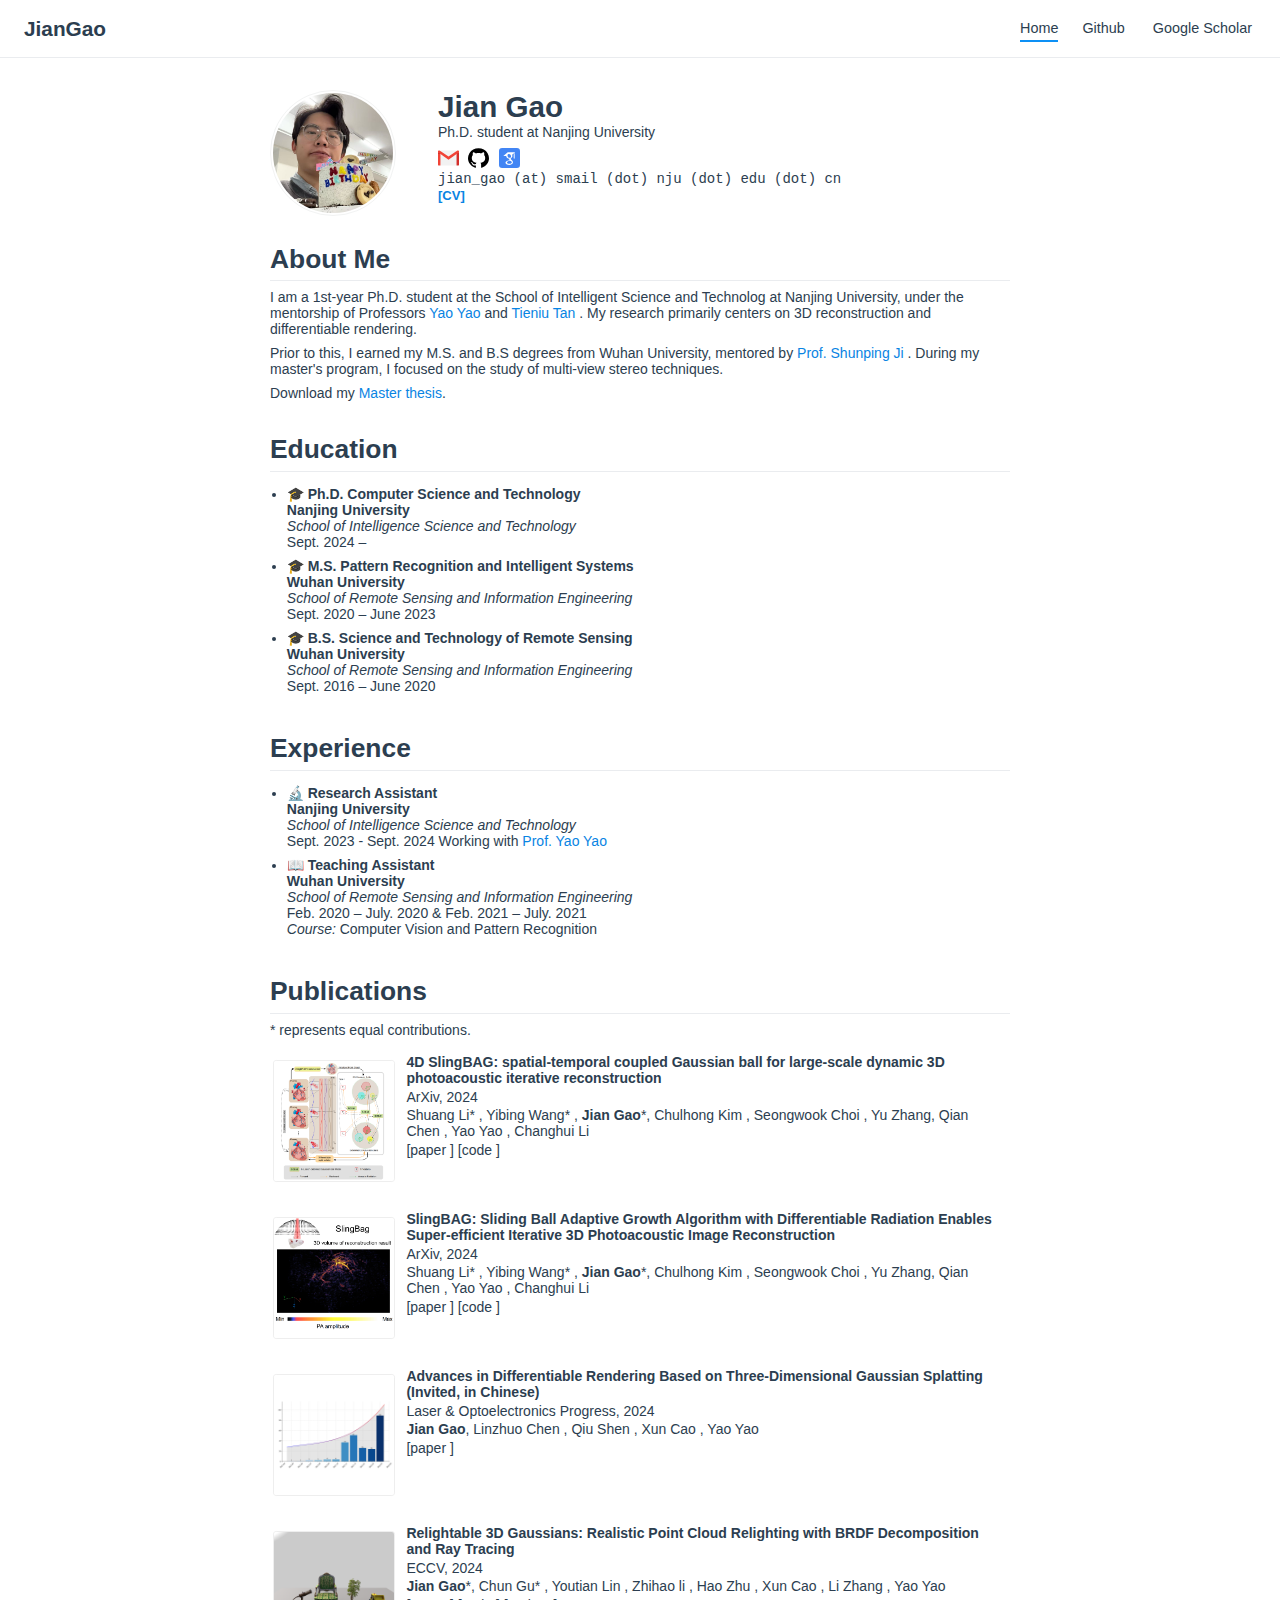
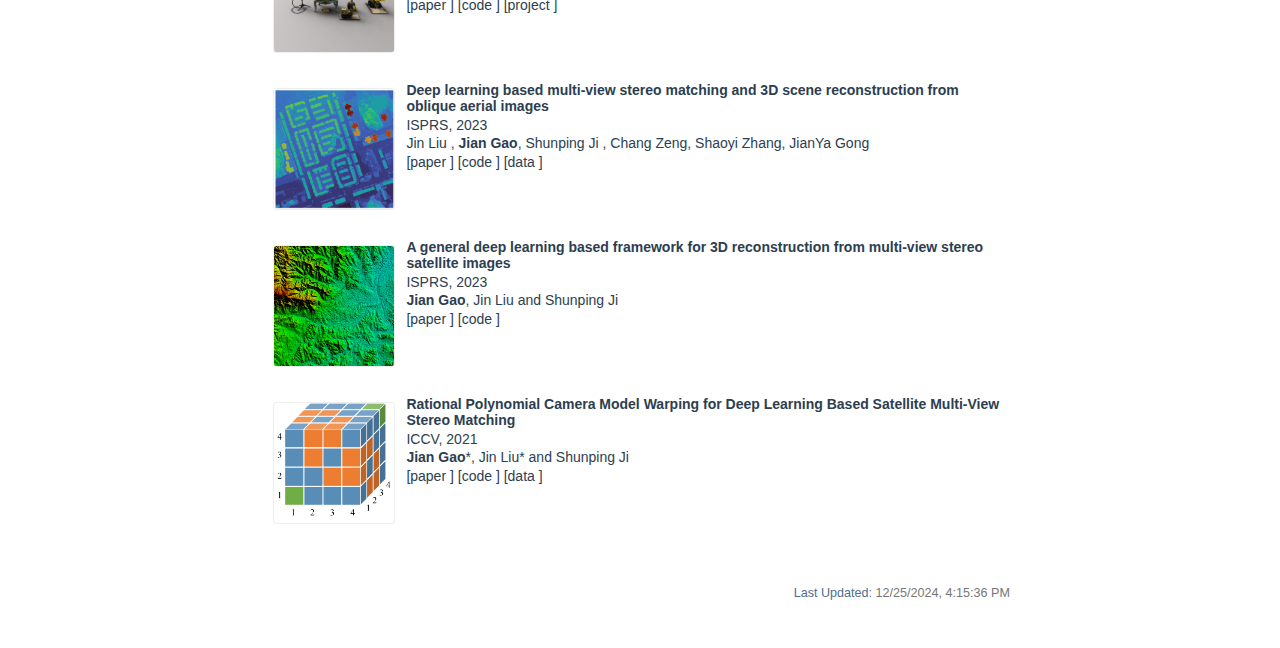
<file: index.html>
<!DOCTYPE html>
<html lang="en-US">
  <head>
    <meta charset="utf-8">
    <meta name="viewport" content="width=device-width,initial-scale=1">
    <title>JianGao</title>
    <meta name="generator" content="VuePress 1.9.10">
    <link rel="icon" href="home.png">
    <meta name="description" content="Homepage of Jian Gao">
    
    <link rel="preload" href="/assets/css/0.styles.d182ff59.css" as="style"><link rel="preload" href="/assets/js/app.df1b5882.js" as="script"><link rel="preload" href="/assets/js/2.be5b1978.js" as="script"><link rel="preload" href="/assets/js/1.7a40e8eb.js" as="script"><link rel="preload" href="/assets/js/24.eb43828e.js" as="script"><link rel="preload" href="/assets/js/20.bb851b3c.js" as="script"><link rel="preload" href="/assets/js/21.ad5d4c58.js" as="script"><link rel="prefetch" href="/assets/js/10.200064f5.js"><link rel="prefetch" href="/assets/js/11.50103b75.js"><link rel="prefetch" href="/assets/js/12.7c1351dc.js"><link rel="prefetch" href="/assets/js/13.c796dd27.js"><link rel="prefetch" href="/assets/js/14.00cca5a3.js"><link rel="prefetch" href="/assets/js/15.22e8a3cf.js"><link rel="prefetch" href="/assets/js/16.4bb7dd37.js"><link rel="prefetch" href="/assets/js/17.b5cce3d7.js"><link rel="prefetch" href="/assets/js/18.4faca617.js"><link rel="prefetch" href="/assets/js/19.ee4f1f91.js"><link rel="prefetch" href="/assets/js/22.28c3f189.js"><link rel="prefetch" href="/assets/js/23.655d7b68.js"><link rel="prefetch" href="/assets/js/25.cecb2e4a.js"><link rel="prefetch" href="/assets/js/3.457d4b8d.js"><link rel="prefetch" href="/assets/js/4.cae47622.js"><link rel="prefetch" href="/assets/js/5.9779d1bf.js"><link rel="prefetch" href="/assets/js/6.db2816df.js"><link rel="prefetch" href="/assets/js/7.94af19b6.js"><link rel="prefetch" href="/assets/js/vendors~docsearch.969cea78.js">
    <link rel="stylesheet" href="/assets/css/0.styles.d182ff59.css">
  </head>
  <body>
    <div id="app" data-server-rendered="true"><div class="theme-container no-sidebar home-page"><header class="navbar"><div class="sidebar-button"><svg xmlns="http://www.w3.org/2000/svg" aria-hidden="true" role="img" viewBox="0 0 448 512" class="icon"><path fill="currentColor" d="M436 124H12c-6.627 0-12-5.373-12-12V80c0-6.627 5.373-12 12-12h424c6.627 0 12 5.373 12 12v32c0 6.627-5.373 12-12 12zm0 160H12c-6.627 0-12-5.373-12-12v-32c0-6.627 5.373-12 12-12h424c6.627 0 12 5.373 12 12v32c0 6.627-5.373 12-12 12zm0 160H12c-6.627 0-12-5.373-12-12v-32c0-6.627 5.373-12 12-12h424c6.627 0 12 5.373 12 12v32c0 6.627-5.373 12-12 12z"></path></svg></div> <a href="/" aria-current="page" class="home-link router-link-exact-active router-link-active"><!----> <span class="site-name">JianGao</span></a> <div class="links"><!----> <nav class="nav-links can-hide"><div class="nav-item"><a href="/" aria-current="page" class="nav-link router-link-exact-active router-link-active">
  Home
</a></div><div class="nav-item"><a href="https://github.com/ygaojiany" target="_blank" rel="noopener noreferrer" class="nav-link external">
  Github
  <span><svg xmlns="http://www.w3.org/2000/svg" aria-hidden="true" focusable="false" x="0px" y="0px" viewBox="0 0 100 100" width="15" height="15" class="icon outbound"><path fill="currentColor" d="M18.8,85.1h56l0,0c2.2,0,4-1.8,4-4v-32h-8v28h-48v-48h28v-8h-32l0,0c-2.2,0-4,1.8-4,4v56C14.8,83.3,16.6,85.1,18.8,85.1z"></path> <polygon fill="currentColor" points="45.7,48.7 51.3,54.3 77.2,28.5 77.2,37.2 85.2,37.2 85.2,14.9 62.8,14.9 62.8,22.9 71.5,22.9"></polygon></svg> <span class="sr-only">(opens new window)</span></span></a></div><div class="nav-item"><a href="https://scholar.google.com/citations?user=Ud-3ID8AAAAJ&amp;hl=en" target="_blank" rel="noopener noreferrer" class="nav-link external">
  Google Scholar
  <span><svg xmlns="http://www.w3.org/2000/svg" aria-hidden="true" focusable="false" x="0px" y="0px" viewBox="0 0 100 100" width="15" height="15" class="icon outbound"><path fill="currentColor" d="M18.8,85.1h56l0,0c2.2,0,4-1.8,4-4v-32h-8v28h-48v-48h28v-8h-32l0,0c-2.2,0-4,1.8-4,4v56C14.8,83.3,16.6,85.1,18.8,85.1z"></path> <polygon fill="currentColor" points="45.7,48.7 51.3,54.3 77.2,28.5 77.2,37.2 85.2,37.2 85.2,14.9 62.8,14.9 62.8,22.9 71.5,22.9"></polygon></svg> <span class="sr-only">(opens new window)</span></span></a></div> <!----></nav></div></header> <div class="sidebar-mask"></div> <aside class="sidebar"><nav class="nav-links"><div class="nav-item"><a href="/" aria-current="page" class="nav-link router-link-exact-active router-link-active">
  Home
</a></div><div class="nav-item"><a href="https://github.com/ygaojiany" target="_blank" rel="noopener noreferrer" class="nav-link external">
  Github
  <span><svg xmlns="http://www.w3.org/2000/svg" aria-hidden="true" focusable="false" x="0px" y="0px" viewBox="0 0 100 100" width="15" height="15" class="icon outbound"><path fill="currentColor" d="M18.8,85.1h56l0,0c2.2,0,4-1.8,4-4v-32h-8v28h-48v-48h28v-8h-32l0,0c-2.2,0-4,1.8-4,4v56C14.8,83.3,16.6,85.1,18.8,85.1z"></path> <polygon fill="currentColor" points="45.7,48.7 51.3,54.3 77.2,28.5 77.2,37.2 85.2,37.2 85.2,14.9 62.8,14.9 62.8,22.9 71.5,22.9"></polygon></svg> <span class="sr-only">(opens new window)</span></span></a></div><div class="nav-item"><a href="https://scholar.google.com/citations?user=Ud-3ID8AAAAJ&amp;hl=en" target="_blank" rel="noopener noreferrer" class="nav-link external">
  Google Scholar
  <span><svg xmlns="http://www.w3.org/2000/svg" aria-hidden="true" focusable="false" x="0px" y="0px" viewBox="0 0 100 100" width="15" height="15" class="icon outbound"><path fill="currentColor" d="M18.8,85.1h56l0,0c2.2,0,4-1.8,4-4v-32h-8v28h-48v-48h28v-8h-32l0,0c-2.2,0-4,1.8-4,4v56C14.8,83.3,16.6,85.1,18.8,85.1z"></path> <polygon fill="currentColor" points="45.7,48.7 51.3,54.3 77.2,28.5 77.2,37.2 85.2,37.2 85.2,14.9 62.8,14.9 62.8,22.9 71.5,22.9"></polygon></svg> <span class="sr-only">(opens new window)</span></span></a></div> <!----></nav>  <!----> </aside> <main class="page"> <div class="theme-default-content content__default"><div class="profile"><div class="image"><img src="./profile.jpg" alt></div> <div class="info"><div class="name">
      Jian Gao
    </div> <div class="bio"><p>Ph.D. student at Nanjing University</p></div> <div class="socials"><div><a href="mailto:jian_gao@smail.nju.edu.cn" target="_blank"><img src="./icons/email.svg" alt="email" title="email"></a></div><div><a href="https://github.com/ygaojiany" target="_blank"><img src="./icons/github.svg" alt="github" title="github"></a></div><div><a href="https://scholar.google.com/citations?user=Ud-3ID8AAAAJ&amp;hl=en" target="_blank"><img src="./icons/google-scholar.svg" alt="google scholar" title="google scholar"></a></div></div> <div class="contact"><div title="Contact me" class="email">jian_gao (at) smail (dot) nju (dot) edu (dot) cn</div></div> <div><a target="_blank" href="/data/Reume_JianGao_Dec2024.pdf" title="Download my CV in PDF"><font size="2em" color=""><b>[CV]</b></font></a></div></div></div> <h2 id="about-me"><a href="#about-me" class="header-anchor">#</a> About Me</h2> <p>I am a 1st-year Ph.D. student at the School of Intelligent Science and Technolog at Nanjing University, under the mentorship of Professors <a href="https://yoyo000.github.io/" target="_blank" rel="noopener noreferrer">Yao Yao<span><svg xmlns="http://www.w3.org/2000/svg" aria-hidden="true" focusable="false" x="0px" y="0px" viewBox="0 0 100 100" width="15" height="15" class="icon outbound"><path fill="currentColor" d="M18.8,85.1h56l0,0c2.2,0,4-1.8,4-4v-32h-8v28h-48v-48h28v-8h-32l0,0c-2.2,0-4,1.8-4,4v56C14.8,83.3,16.6,85.1,18.8,85.1z"></path> <polygon fill="currentColor" points="45.7,48.7 51.3,54.3 77.2,28.5 77.2,37.2 85.2,37.2 85.2,14.9 62.8,14.9 62.8,22.9 71.5,22.9"></polygon></svg> <span class="sr-only">(opens new window)</span></span></a> and <a href="https://is.nju.edu.cn/ttn_en/main.htm" target="_blank" rel="noopener noreferrer">Tieniu Tan<span><svg xmlns="http://www.w3.org/2000/svg" aria-hidden="true" focusable="false" x="0px" y="0px" viewBox="0 0 100 100" width="15" height="15" class="icon outbound"><path fill="currentColor" d="M18.8,85.1h56l0,0c2.2,0,4-1.8,4-4v-32h-8v28h-48v-48h28v-8h-32l0,0c-2.2,0-4,1.8-4,4v56C14.8,83.3,16.6,85.1,18.8,85.1z"></path> <polygon fill="currentColor" points="45.7,48.7 51.3,54.3 77.2,28.5 77.2,37.2 85.2,37.2 85.2,14.9 62.8,14.9 62.8,22.9 71.5,22.9"></polygon></svg> <span class="sr-only">(opens new window)</span></span></a>. My research primarily centers on 3D reconstruction and differentiable rendering.</p> <p>Prior to this, I earned my M.S. and B.S degrees from Wuhan University, mentored by <a href="http://gpcv.whu.edu.cn/" target="_blank" rel="noopener noreferrer">Prof. Shunping Ji<span><svg xmlns="http://www.w3.org/2000/svg" aria-hidden="true" focusable="false" x="0px" y="0px" viewBox="0 0 100 100" width="15" height="15" class="icon outbound"><path fill="currentColor" d="M18.8,85.1h56l0,0c2.2,0,4-1.8,4-4v-32h-8v28h-48v-48h28v-8h-32l0,0c-2.2,0-4,1.8-4,4v56C14.8,83.3,16.6,85.1,18.8,85.1z"></path> <polygon fill="currentColor" points="45.7,48.7 51.3,54.3 77.2,28.5 77.2,37.2 85.2,37.2 85.2,14.9 62.8,14.9 62.8,22.9 71.5,22.9"></polygon></svg> <span class="sr-only">(opens new window)</span></span></a>. During my master's program, I focused on the study of multi-view stereo techniques.</p> <p>Download my <a href="./data/Master_thesis_JianGao.pdf">Master thesis</a>.</p> <h2 id="education"><a href="#education" class="header-anchor">#</a> Education</h2> <ul><li><p><strong>🎓 Ph.D. Computer Science and Technology</strong><br> <strong>Nanjing University</strong><br> <em>School of Intelligence Science and Technology</em><br>
Sept. 2024 –</p></li> <li><p><strong>🎓 M.S. Pattern Recognition and Intelligent Systems</strong><br> <strong>Wuhan University</strong><br> <em>School of Remote Sensing and Information Engineering</em><br>
Sept. 2020 – June 2023</p></li> <li><p><strong>🎓 B.S. Science and Technology of Remote Sensing</strong><br> <strong>Wuhan University</strong><br> <em>School of Remote Sensing and Information Engineering</em><br>
Sept. 2016 – June 2020</p></li></ul> <h2 id="experience"><a href="#experience" class="header-anchor">#</a> Experience</h2> <ul><li><p><strong>🔬 Research Assistant</strong><br> <strong>Nanjing University</strong><br> <em>School of Intelligence Science and Technology</em><br>
Sept. 2023 - Sept. 2024
Working with <a href="https://yoyo000.github.io/" target="_blank" rel="noopener noreferrer">Prof. Yao Yao<span><svg xmlns="http://www.w3.org/2000/svg" aria-hidden="true" focusable="false" x="0px" y="0px" viewBox="0 0 100 100" width="15" height="15" class="icon outbound"><path fill="currentColor" d="M18.8,85.1h56l0,0c2.2,0,4-1.8,4-4v-32h-8v28h-48v-48h28v-8h-32l0,0c-2.2,0-4,1.8-4,4v56C14.8,83.3,16.6,85.1,18.8,85.1z"></path> <polygon fill="currentColor" points="45.7,48.7 51.3,54.3 77.2,28.5 77.2,37.2 85.2,37.2 85.2,14.9 62.8,14.9 62.8,22.9 71.5,22.9"></polygon></svg> <span class="sr-only">(opens new window)</span></span></a></p></li> <li><p><strong>︎📖 Teaching Assistant</strong><br> <strong>Wuhan University</strong><br> <em>School of Remote Sensing and Information Engineering</em><br>
Feb. 2020 – July. 2020 &amp; Feb. 2021 – July. 2021<br> <em>Course:</em> Computer Vision and Pattern Recognition</p></li></ul> <h2 id="publications"><a href="#publications" class="header-anchor">#</a> Publications</h2> <p>* represents equal contributions.</p> <div class="md-card"><div class="card-image"><img src="/publications/2024SlingBag4D.png" alt></div> <div class="card-content"><p><strong>4D SlingBAG: spatial-temporal coupled Gaussian ball for large-scale dynamic 3D photoacoustic iterative reconstruction</strong></p> <p>ArXiv, 2024</p> <p><a href="https://scholar.google.com/citations?user=-2_rfFEAAAAJ" target="_blank" rel="noopener noreferrer">Shuang Li*<span><svg xmlns="http://www.w3.org/2000/svg" aria-hidden="true" focusable="false" x="0px" y="0px" viewBox="0 0 100 100" width="15" height="15" class="icon outbound"><path fill="currentColor" d="M18.8,85.1h56l0,0c2.2,0,4-1.8,4-4v-32h-8v28h-48v-48h28v-8h-32l0,0c-2.2,0-4,1.8-4,4v56C14.8,83.3,16.6,85.1,18.8,85.1z"></path> <polygon fill="currentColor" points="45.7,48.7 51.3,54.3 77.2,28.5 77.2,37.2 85.2,37.2 85.2,14.9 62.8,14.9 62.8,22.9 71.5,22.9"></polygon></svg> <span class="sr-only">(opens new window)</span></span></a>, <a href="https://scholar.google.com/citations?user=q_EQirEAAAAJ" target="_blank" rel="noopener noreferrer">Yibing Wang*<span><svg xmlns="http://www.w3.org/2000/svg" aria-hidden="true" focusable="false" x="0px" y="0px" viewBox="0 0 100 100" width="15" height="15" class="icon outbound"><path fill="currentColor" d="M18.8,85.1h56l0,0c2.2,0,4-1.8,4-4v-32h-8v28h-48v-48h28v-8h-32l0,0c-2.2,0-4,1.8-4,4v56C14.8,83.3,16.6,85.1,18.8,85.1z"></path> <polygon fill="currentColor" points="45.7,48.7 51.3,54.3 77.2,28.5 77.2,37.2 85.2,37.2 85.2,14.9 62.8,14.9 62.8,22.9 71.5,22.9"></polygon></svg> <span class="sr-only">(opens new window)</span></span></a>, <strong>Jian Gao</strong>*, <a href="https://www.chulhongkim.com/members.html" target="_blank" rel="noopener noreferrer">Chulhong Kim<span><svg xmlns="http://www.w3.org/2000/svg" aria-hidden="true" focusable="false" x="0px" y="0px" viewBox="0 0 100 100" width="15" height="15" class="icon outbound"><path fill="currentColor" d="M18.8,85.1h56l0,0c2.2,0,4-1.8,4-4v-32h-8v28h-48v-48h28v-8h-32l0,0c-2.2,0-4,1.8-4,4v56C14.8,83.3,16.6,85.1,18.8,85.1z"></path> <polygon fill="currentColor" points="45.7,48.7 51.3,54.3 77.2,28.5 77.2,37.2 85.2,37.2 85.2,14.9 62.8,14.9 62.8,22.9 71.5,22.9"></polygon></svg> <span class="sr-only">(opens new window)</span></span></a>, <a href="https://scholar.google.com/citations?user=D3u9zMYAAAAJ" target="_blank" rel="noopener noreferrer">Seongwook Choi<span><svg xmlns="http://www.w3.org/2000/svg" aria-hidden="true" focusable="false" x="0px" y="0px" viewBox="0 0 100 100" width="15" height="15" class="icon outbound"><path fill="currentColor" d="M18.8,85.1h56l0,0c2.2,0,4-1.8,4-4v-32h-8v28h-48v-48h28v-8h-32l0,0c-2.2,0-4,1.8-4,4v56C14.8,83.3,16.6,85.1,18.8,85.1z"></path> <polygon fill="currentColor" points="45.7,48.7 51.3,54.3 77.2,28.5 77.2,37.2 85.2,37.2 85.2,14.9 62.8,14.9 62.8,22.9 71.5,22.9"></polygon></svg> <span class="sr-only">(opens new window)</span></span></a>, Yu Zhang, <a href="https://scholar.google.com/citations?user=Wz0lfcwAAAAJ" target="_blank" rel="noopener noreferrer">Qian Chen<span><svg xmlns="http://www.w3.org/2000/svg" aria-hidden="true" focusable="false" x="0px" y="0px" viewBox="0 0 100 100" width="15" height="15" class="icon outbound"><path fill="currentColor" d="M18.8,85.1h56l0,0c2.2,0,4-1.8,4-4v-32h-8v28h-48v-48h28v-8h-32l0,0c-2.2,0-4,1.8-4,4v56C14.8,83.3,16.6,85.1,18.8,85.1z"></path> <polygon fill="currentColor" points="45.7,48.7 51.3,54.3 77.2,28.5 77.2,37.2 85.2,37.2 85.2,14.9 62.8,14.9 62.8,22.9 71.5,22.9"></polygon></svg> <span class="sr-only">(opens new window)</span></span></a>, <a href="https://yoyo000.github.io/" target="_blank" rel="noopener noreferrer">Yao Yao<span><svg xmlns="http://www.w3.org/2000/svg" aria-hidden="true" focusable="false" x="0px" y="0px" viewBox="0 0 100 100" width="15" height="15" class="icon outbound"><path fill="currentColor" d="M18.8,85.1h56l0,0c2.2,0,4-1.8,4-4v-32h-8v28h-48v-48h28v-8h-32l0,0c-2.2,0-4,1.8-4,4v56C14.8,83.3,16.6,85.1,18.8,85.1z"></path> <polygon fill="currentColor" points="45.7,48.7 51.3,54.3 77.2,28.5 77.2,37.2 85.2,37.2 85.2,14.9 62.8,14.9 62.8,22.9 71.5,22.9"></polygon></svg> <span class="sr-only">(opens new window)</span></span></a>, <a href="https://scholar.google.com/citations?hl=en&amp;user=j95qFZcAAAAJ" target="_blank" rel="noopener noreferrer">Changhui Li<span><svg xmlns="http://www.w3.org/2000/svg" aria-hidden="true" focusable="false" x="0px" y="0px" viewBox="0 0 100 100" width="15" height="15" class="icon outbound"><path fill="currentColor" d="M18.8,85.1h56l0,0c2.2,0,4-1.8,4-4v-32h-8v28h-48v-48h28v-8h-32l0,0c-2.2,0-4,1.8-4,4v56C14.8,83.3,16.6,85.1,18.8,85.1z"></path> <polygon fill="currentColor" points="45.7,48.7 51.3,54.3 77.2,28.5 77.2,37.2 85.2,37.2 85.2,14.9 62.8,14.9 62.8,22.9 71.5,22.9"></polygon></svg> <span class="sr-only">(opens new window)</span></span></a></p> <p>[<a href="https://www.arxiv.org/abs/2412.03898" target="_blank" rel="noopener noreferrer">paper<span><svg xmlns="http://www.w3.org/2000/svg" aria-hidden="true" focusable="false" x="0px" y="0px" viewBox="0 0 100 100" width="15" height="15" class="icon outbound"><path fill="currentColor" d="M18.8,85.1h56l0,0c2.2,0,4-1.8,4-4v-32h-8v28h-48v-48h28v-8h-32l0,0c-2.2,0-4,1.8-4,4v56C14.8,83.3,16.6,85.1,18.8,85.1z"></path> <polygon fill="currentColor" points="45.7,48.7 51.3,54.3 77.2,28.5 77.2,37.2 85.2,37.2 85.2,14.9 62.8,14.9 62.8,22.9 71.5,22.9"></polygon></svg> <span class="sr-only">(opens new window)</span></span></a>] [<a href="https://github.com/JaegerCQ/4D-SlingBAG" target="_blank" rel="noopener noreferrer">code<span><svg xmlns="http://www.w3.org/2000/svg" aria-hidden="true" focusable="false" x="0px" y="0px" viewBox="0 0 100 100" width="15" height="15" class="icon outbound"><path fill="currentColor" d="M18.8,85.1h56l0,0c2.2,0,4-1.8,4-4v-32h-8v28h-48v-48h28v-8h-32l0,0c-2.2,0-4,1.8-4,4v56C14.8,83.3,16.6,85.1,18.8,85.1z"></path> <polygon fill="currentColor" points="45.7,48.7 51.3,54.3 77.2,28.5 77.2,37.2 85.2,37.2 85.2,14.9 62.8,14.9 62.8,22.9 71.5,22.9"></polygon></svg> <span class="sr-only">(opens new window)</span></span></a>]</p></div></div> <div class="md-card"><div class="card-image"><img src="/publications/2024SlingBag.png" alt></div> <div class="card-content"><p><strong>SlingBAG: Sliding Ball Adaptive Growth Algorithm with Differentiable Radiation Enables Super-efficient Iterative 3D Photoacoustic Image Reconstruction</strong></p> <p>ArXiv, 2024</p> <p><a href="https://scholar.google.com/citations?user=-2_rfFEAAAAJ" target="_blank" rel="noopener noreferrer">Shuang Li*<span><svg xmlns="http://www.w3.org/2000/svg" aria-hidden="true" focusable="false" x="0px" y="0px" viewBox="0 0 100 100" width="15" height="15" class="icon outbound"><path fill="currentColor" d="M18.8,85.1h56l0,0c2.2,0,4-1.8,4-4v-32h-8v28h-48v-48h28v-8h-32l0,0c-2.2,0-4,1.8-4,4v56C14.8,83.3,16.6,85.1,18.8,85.1z"></path> <polygon fill="currentColor" points="45.7,48.7 51.3,54.3 77.2,28.5 77.2,37.2 85.2,37.2 85.2,14.9 62.8,14.9 62.8,22.9 71.5,22.9"></polygon></svg> <span class="sr-only">(opens new window)</span></span></a>, <a href="https://scholar.google.com/citations?user=q_EQirEAAAAJ" target="_blank" rel="noopener noreferrer">Yibing Wang*<span><svg xmlns="http://www.w3.org/2000/svg" aria-hidden="true" focusable="false" x="0px" y="0px" viewBox="0 0 100 100" width="15" height="15" class="icon outbound"><path fill="currentColor" d="M18.8,85.1h56l0,0c2.2,0,4-1.8,4-4v-32h-8v28h-48v-48h28v-8h-32l0,0c-2.2,0-4,1.8-4,4v56C14.8,83.3,16.6,85.1,18.8,85.1z"></path> <polygon fill="currentColor" points="45.7,48.7 51.3,54.3 77.2,28.5 77.2,37.2 85.2,37.2 85.2,14.9 62.8,14.9 62.8,22.9 71.5,22.9"></polygon></svg> <span class="sr-only">(opens new window)</span></span></a>, <strong>Jian Gao</strong>*, <a href="https://www.chulhongkim.com/members.html" target="_blank" rel="noopener noreferrer">Chulhong Kim<span><svg xmlns="http://www.w3.org/2000/svg" aria-hidden="true" focusable="false" x="0px" y="0px" viewBox="0 0 100 100" width="15" height="15" class="icon outbound"><path fill="currentColor" d="M18.8,85.1h56l0,0c2.2,0,4-1.8,4-4v-32h-8v28h-48v-48h28v-8h-32l0,0c-2.2,0-4,1.8-4,4v56C14.8,83.3,16.6,85.1,18.8,85.1z"></path> <polygon fill="currentColor" points="45.7,48.7 51.3,54.3 77.2,28.5 77.2,37.2 85.2,37.2 85.2,14.9 62.8,14.9 62.8,22.9 71.5,22.9"></polygon></svg> <span class="sr-only">(opens new window)</span></span></a>, <a href="https://scholar.google.com/citations?user=D3u9zMYAAAAJ" target="_blank" rel="noopener noreferrer">Seongwook Choi<span><svg xmlns="http://www.w3.org/2000/svg" aria-hidden="true" focusable="false" x="0px" y="0px" viewBox="0 0 100 100" width="15" height="15" class="icon outbound"><path fill="currentColor" d="M18.8,85.1h56l0,0c2.2,0,4-1.8,4-4v-32h-8v28h-48v-48h28v-8h-32l0,0c-2.2,0-4,1.8-4,4v56C14.8,83.3,16.6,85.1,18.8,85.1z"></path> <polygon fill="currentColor" points="45.7,48.7 51.3,54.3 77.2,28.5 77.2,37.2 85.2,37.2 85.2,14.9 62.8,14.9 62.8,22.9 71.5,22.9"></polygon></svg> <span class="sr-only">(opens new window)</span></span></a>, Yu Zhang, <a href="https://scholar.google.com/citations?user=Wz0lfcwAAAAJ" target="_blank" rel="noopener noreferrer">Qian Chen<span><svg xmlns="http://www.w3.org/2000/svg" aria-hidden="true" focusable="false" x="0px" y="0px" viewBox="0 0 100 100" width="15" height="15" class="icon outbound"><path fill="currentColor" d="M18.8,85.1h56l0,0c2.2,0,4-1.8,4-4v-32h-8v28h-48v-48h28v-8h-32l0,0c-2.2,0-4,1.8-4,4v56C14.8,83.3,16.6,85.1,18.8,85.1z"></path> <polygon fill="currentColor" points="45.7,48.7 51.3,54.3 77.2,28.5 77.2,37.2 85.2,37.2 85.2,14.9 62.8,14.9 62.8,22.9 71.5,22.9"></polygon></svg> <span class="sr-only">(opens new window)</span></span></a>, <a href="https://yoyo000.github.io/" target="_blank" rel="noopener noreferrer">Yao Yao<span><svg xmlns="http://www.w3.org/2000/svg" aria-hidden="true" focusable="false" x="0px" y="0px" viewBox="0 0 100 100" width="15" height="15" class="icon outbound"><path fill="currentColor" d="M18.8,85.1h56l0,0c2.2,0,4-1.8,4-4v-32h-8v28h-48v-48h28v-8h-32l0,0c-2.2,0-4,1.8-4,4v56C14.8,83.3,16.6,85.1,18.8,85.1z"></path> <polygon fill="currentColor" points="45.7,48.7 51.3,54.3 77.2,28.5 77.2,37.2 85.2,37.2 85.2,14.9 62.8,14.9 62.8,22.9 71.5,22.9"></polygon></svg> <span class="sr-only">(opens new window)</span></span></a>, <a href="https://scholar.google.com/citations?hl=en&amp;user=j95qFZcAAAAJ" target="_blank" rel="noopener noreferrer">Changhui Li<span><svg xmlns="http://www.w3.org/2000/svg" aria-hidden="true" focusable="false" x="0px" y="0px" viewBox="0 0 100 100" width="15" height="15" class="icon outbound"><path fill="currentColor" d="M18.8,85.1h56l0,0c2.2,0,4-1.8,4-4v-32h-8v28h-48v-48h28v-8h-32l0,0c-2.2,0-4,1.8-4,4v56C14.8,83.3,16.6,85.1,18.8,85.1z"></path> <polygon fill="currentColor" points="45.7,48.7 51.3,54.3 77.2,28.5 77.2,37.2 85.2,37.2 85.2,14.9 62.8,14.9 62.8,22.9 71.5,22.9"></polygon></svg> <span class="sr-only">(opens new window)</span></span></a></p> <p>[<a href="https://arxiv.org/abs/2407.11781" target="_blank" rel="noopener noreferrer">paper<span><svg xmlns="http://www.w3.org/2000/svg" aria-hidden="true" focusable="false" x="0px" y="0px" viewBox="0 0 100 100" width="15" height="15" class="icon outbound"><path fill="currentColor" d="M18.8,85.1h56l0,0c2.2,0,4-1.8,4-4v-32h-8v28h-48v-48h28v-8h-32l0,0c-2.2,0-4,1.8-4,4v56C14.8,83.3,16.6,85.1,18.8,85.1z"></path> <polygon fill="currentColor" points="45.7,48.7 51.3,54.3 77.2,28.5 77.2,37.2 85.2,37.2 85.2,14.9 62.8,14.9 62.8,22.9 71.5,22.9"></polygon></svg> <span class="sr-only">(opens new window)</span></span></a>] [<a href="https://github.com/JaegerCQ/SlingBAG" target="_blank" rel="noopener noreferrer">code<span><svg xmlns="http://www.w3.org/2000/svg" aria-hidden="true" focusable="false" x="0px" y="0px" viewBox="0 0 100 100" width="15" height="15" class="icon outbound"><path fill="currentColor" d="M18.8,85.1h56l0,0c2.2,0,4-1.8,4-4v-32h-8v28h-48v-48h28v-8h-32l0,0c-2.2,0-4,1.8-4,4v56C14.8,83.3,16.6,85.1,18.8,85.1z"></path> <polygon fill="currentColor" points="45.7,48.7 51.3,54.3 77.2,28.5 77.2,37.2 85.2,37.2 85.2,14.9 62.8,14.9 62.8,22.9 71.5,22.9"></polygon></svg> <span class="sr-only">(opens new window)</span></span></a>]</p></div></div> <div class="md-card"><div class="card-image"><img src="/publications/2024Laser.png" alt></div> <div class="card-content"><p><strong>Advances in Differentiable Rendering Based on Three-Dimensional Gaussian Splatting (Invited, in Chinese)</strong></p> <p>Laser &amp; Optoelectronics Progress, 2024</p> <p><strong>Jian Gao</strong>, <a href="https://linzhuo.xyz/" target="_blank" rel="noopener noreferrer">Linzhuo Chen<span><svg xmlns="http://www.w3.org/2000/svg" aria-hidden="true" focusable="false" x="0px" y="0px" viewBox="0 0 100 100" width="15" height="15" class="icon outbound"><path fill="currentColor" d="M18.8,85.1h56l0,0c2.2,0,4-1.8,4-4v-32h-8v28h-48v-48h28v-8h-32l0,0c-2.2,0-4,1.8-4,4v56C14.8,83.3,16.6,85.1,18.8,85.1z"></path> <polygon fill="currentColor" points="45.7,48.7 51.3,54.3 77.2,28.5 77.2,37.2 85.2,37.2 85.2,14.9 62.8,14.9 62.8,22.9 71.5,22.9"></polygon></svg> <span class="sr-only">(opens new window)</span></span></a>, <a href="https://shenqiu.njucite.cn/" target="_blank" rel="noopener noreferrer">Qiu Shen<span><svg xmlns="http://www.w3.org/2000/svg" aria-hidden="true" focusable="false" x="0px" y="0px" viewBox="0 0 100 100" width="15" height="15" class="icon outbound"><path fill="currentColor" d="M18.8,85.1h56l0,0c2.2,0,4-1.8,4-4v-32h-8v28h-48v-48h28v-8h-32l0,0c-2.2,0-4,1.8-4,4v56C14.8,83.3,16.6,85.1,18.8,85.1z"></path> <polygon fill="currentColor" points="45.7,48.7 51.3,54.3 77.2,28.5 77.2,37.2 85.2,37.2 85.2,14.9 62.8,14.9 62.8,22.9 71.5,22.9"></polygon></svg> <span class="sr-only">(opens new window)</span></span></a>, <a href="https://cite.nju.edu.cn/People/Faculty/20190621/i5054.html" target="_blank" rel="noopener noreferrer">Xun Cao<span><svg xmlns="http://www.w3.org/2000/svg" aria-hidden="true" focusable="false" x="0px" y="0px" viewBox="0 0 100 100" width="15" height="15" class="icon outbound"><path fill="currentColor" d="M18.8,85.1h56l0,0c2.2,0,4-1.8,4-4v-32h-8v28h-48v-48h28v-8h-32l0,0c-2.2,0-4,1.8-4,4v56C14.8,83.3,16.6,85.1,18.8,85.1z"></path> <polygon fill="currentColor" points="45.7,48.7 51.3,54.3 77.2,28.5 77.2,37.2 85.2,37.2 85.2,14.9 62.8,14.9 62.8,22.9 71.5,22.9"></polygon></svg> <span class="sr-only">(opens new window)</span></span></a>, <a href="https://yoyo000.github.io/" target="_blank" rel="noopener noreferrer">Yao Yao<span><svg xmlns="http://www.w3.org/2000/svg" aria-hidden="true" focusable="false" x="0px" y="0px" viewBox="0 0 100 100" width="15" height="15" class="icon outbound"><path fill="currentColor" d="M18.8,85.1h56l0,0c2.2,0,4-1.8,4-4v-32h-8v28h-48v-48h28v-8h-32l0,0c-2.2,0-4,1.8-4,4v56C14.8,83.3,16.6,85.1,18.8,85.1z"></path> <polygon fill="currentColor" points="45.7,48.7 51.3,54.3 77.2,28.5 77.2,37.2 85.2,37.2 85.2,14.9 62.8,14.9 62.8,22.9 71.5,22.9"></polygon></svg> <span class="sr-only">(opens new window)</span></span></a></p> <p>[<a href="https://opticsjournal.net/Articles/OJa0fe8da6b896b20a/FullText" target="_blank" rel="noopener noreferrer">paper<span><svg xmlns="http://www.w3.org/2000/svg" aria-hidden="true" focusable="false" x="0px" y="0px" viewBox="0 0 100 100" width="15" height="15" class="icon outbound"><path fill="currentColor" d="M18.8,85.1h56l0,0c2.2,0,4-1.8,4-4v-32h-8v28h-48v-48h28v-8h-32l0,0c-2.2,0-4,1.8-4,4v56C14.8,83.3,16.6,85.1,18.8,85.1z"></path> <polygon fill="currentColor" points="45.7,48.7 51.3,54.3 77.2,28.5 77.2,37.2 85.2,37.2 85.2,14.9 62.8,14.9 62.8,22.9 71.5,22.9"></polygon></svg> <span class="sr-only">(opens new window)</span></span></a>]</p></div></div> <div class="md-card"><div class="card-image"><img src="/publications/2023Relightable3DGaussian.png" alt></div> <div class="card-content"><p><strong>Relightable 3D Gaussians: Realistic Point Cloud Relighting with BRDF Decomposition and Ray Tracing</strong></p> <p>ECCV, 2024</p> <p><strong>Jian Gao</strong>*, <a href="https://sulvxiangxin.github.io/" target="_blank" rel="noopener noreferrer">Chun Gu*<span><svg xmlns="http://www.w3.org/2000/svg" aria-hidden="true" focusable="false" x="0px" y="0px" viewBox="0 0 100 100" width="15" height="15" class="icon outbound"><path fill="currentColor" d="M18.8,85.1h56l0,0c2.2,0,4-1.8,4-4v-32h-8v28h-48v-48h28v-8h-32l0,0c-2.2,0-4,1.8-4,4v56C14.8,83.3,16.6,85.1,18.8,85.1z"></path> <polygon fill="currentColor" points="45.7,48.7 51.3,54.3 77.2,28.5 77.2,37.2 85.2,37.2 85.2,14.9 62.8,14.9 62.8,22.9 71.5,22.9"></polygon></svg> <span class="sr-only">(opens new window)</span></span></a>, <a href="https://linyou.github.io/" target="_blank" rel="noopener noreferrer">Youtian Lin<span><svg xmlns="http://www.w3.org/2000/svg" aria-hidden="true" focusable="false" x="0px" y="0px" viewBox="0 0 100 100" width="15" height="15" class="icon outbound"><path fill="currentColor" d="M18.8,85.1h56l0,0c2.2,0,4-1.8,4-4v-32h-8v28h-48v-48h28v-8h-32l0,0c-2.2,0-4,1.8-4,4v56C14.8,83.3,16.6,85.1,18.8,85.1z"></path> <polygon fill="currentColor" points="45.7,48.7 51.3,54.3 77.2,28.5 77.2,37.2 85.2,37.2 85.2,14.9 62.8,14.9 62.8,22.9 71.5,22.9"></polygon></svg> <span class="sr-only">(opens new window)</span></span></a>, <a href="https://scholar.google.com/citations?user=4cuefJ0AAAAJ=en" target="_blank" rel="noopener noreferrer">Zhihao li<span><svg xmlns="http://www.w3.org/2000/svg" aria-hidden="true" focusable="false" x="0px" y="0px" viewBox="0 0 100 100" width="15" height="15" class="icon outbound"><path fill="currentColor" d="M18.8,85.1h56l0,0c2.2,0,4-1.8,4-4v-32h-8v28h-48v-48h28v-8h-32l0,0c-2.2,0-4,1.8-4,4v56C14.8,83.3,16.6,85.1,18.8,85.1z"></path> <polygon fill="currentColor" points="45.7,48.7 51.3,54.3 77.2,28.5 77.2,37.2 85.2,37.2 85.2,14.9 62.8,14.9 62.8,22.9 71.5,22.9"></polygon></svg> <span class="sr-only">(opens new window)</span></span></a>, <a href="http://zhuhao.cc/home/" target="_blank" rel="noopener noreferrer">Hao Zhu<span><svg xmlns="http://www.w3.org/2000/svg" aria-hidden="true" focusable="false" x="0px" y="0px" viewBox="0 0 100 100" width="15" height="15" class="icon outbound"><path fill="currentColor" d="M18.8,85.1h56l0,0c2.2,0,4-1.8,4-4v-32h-8v28h-48v-48h28v-8h-32l0,0c-2.2,0-4,1.8-4,4v56C14.8,83.3,16.6,85.1,18.8,85.1z"></path> <polygon fill="currentColor" points="45.7,48.7 51.3,54.3 77.2,28.5 77.2,37.2 85.2,37.2 85.2,14.9 62.8,14.9 62.8,22.9 71.5,22.9"></polygon></svg> <span class="sr-only">(opens new window)</span></span></a>, <a href="https://cite.nju.edu.cn/People/Faculty/20190621/i5054.html" target="_blank" rel="noopener noreferrer">Xun Cao<span><svg xmlns="http://www.w3.org/2000/svg" aria-hidden="true" focusable="false" x="0px" y="0px" viewBox="0 0 100 100" width="15" height="15" class="icon outbound"><path fill="currentColor" d="M18.8,85.1h56l0,0c2.2,0,4-1.8,4-4v-32h-8v28h-48v-48h28v-8h-32l0,0c-2.2,0-4,1.8-4,4v56C14.8,83.3,16.6,85.1,18.8,85.1z"></path> <polygon fill="currentColor" points="45.7,48.7 51.3,54.3 77.2,28.5 77.2,37.2 85.2,37.2 85.2,14.9 62.8,14.9 62.8,22.9 71.5,22.9"></polygon></svg> <span class="sr-only">(opens new window)</span></span></a>, <a href="https://lzrobots.github.io/" target="_blank" rel="noopener noreferrer">Li Zhang<span><svg xmlns="http://www.w3.org/2000/svg" aria-hidden="true" focusable="false" x="0px" y="0px" viewBox="0 0 100 100" width="15" height="15" class="icon outbound"><path fill="currentColor" d="M18.8,85.1h56l0,0c2.2,0,4-1.8,4-4v-32h-8v28h-48v-48h28v-8h-32l0,0c-2.2,0-4,1.8-4,4v56C14.8,83.3,16.6,85.1,18.8,85.1z"></path> <polygon fill="currentColor" points="45.7,48.7 51.3,54.3 77.2,28.5 77.2,37.2 85.2,37.2 85.2,14.9 62.8,14.9 62.8,22.9 71.5,22.9"></polygon></svg> <span class="sr-only">(opens new window)</span></span></a>, <a href="https://yoyo000.github.io/" target="_blank" rel="noopener noreferrer">Yao Yao<span><svg xmlns="http://www.w3.org/2000/svg" aria-hidden="true" focusable="false" x="0px" y="0px" viewBox="0 0 100 100" width="15" height="15" class="icon outbound"><path fill="currentColor" d="M18.8,85.1h56l0,0c2.2,0,4-1.8,4-4v-32h-8v28h-48v-48h28v-8h-32l0,0c-2.2,0-4,1.8-4,4v56C14.8,83.3,16.6,85.1,18.8,85.1z"></path> <polygon fill="currentColor" points="45.7,48.7 51.3,54.3 77.2,28.5 77.2,37.2 85.2,37.2 85.2,14.9 62.8,14.9 62.8,22.9 71.5,22.9"></polygon></svg> <span class="sr-only">(opens new window)</span></span></a></p> <p>[<a href="https://arxiv.org/abs/2311.16043" target="_blank" rel="noopener noreferrer">paper<span><svg xmlns="http://www.w3.org/2000/svg" aria-hidden="true" focusable="false" x="0px" y="0px" viewBox="0 0 100 100" width="15" height="15" class="icon outbound"><path fill="currentColor" d="M18.8,85.1h56l0,0c2.2,0,4-1.8,4-4v-32h-8v28h-48v-48h28v-8h-32l0,0c-2.2,0-4,1.8-4,4v56C14.8,83.3,16.6,85.1,18.8,85.1z"></path> <polygon fill="currentColor" points="45.7,48.7 51.3,54.3 77.2,28.5 77.2,37.2 85.2,37.2 85.2,14.9 62.8,14.9 62.8,22.9 71.5,22.9"></polygon></svg> <span class="sr-only">(opens new window)</span></span></a>] [<a href="https://github.com/NJU-3DV/Relightable3DGaussian" target="_blank" rel="noopener noreferrer">code<span><svg xmlns="http://www.w3.org/2000/svg" aria-hidden="true" focusable="false" x="0px" y="0px" viewBox="0 0 100 100" width="15" height="15" class="icon outbound"><path fill="currentColor" d="M18.8,85.1h56l0,0c2.2,0,4-1.8,4-4v-32h-8v28h-48v-48h28v-8h-32l0,0c-2.2,0-4,1.8-4,4v56C14.8,83.3,16.6,85.1,18.8,85.1z"></path> <polygon fill="currentColor" points="45.7,48.7 51.3,54.3 77.2,28.5 77.2,37.2 85.2,37.2 85.2,14.9 62.8,14.9 62.8,22.9 71.5,22.9"></polygon></svg> <span class="sr-only">(opens new window)</span></span></a>] [<a href="https://nju-3dv.github.io/projects/Relightable3DGaussian/" target="_blank" rel="noopener noreferrer">project<span><svg xmlns="http://www.w3.org/2000/svg" aria-hidden="true" focusable="false" x="0px" y="0px" viewBox="0 0 100 100" width="15" height="15" class="icon outbound"><path fill="currentColor" d="M18.8,85.1h56l0,0c2.2,0,4-1.8,4-4v-32h-8v28h-48v-48h28v-8h-32l0,0c-2.2,0-4,1.8-4,4v56C14.8,83.3,16.6,85.1,18.8,85.1z"></path> <polygon fill="currentColor" points="45.7,48.7 51.3,54.3 77.2,28.5 77.2,37.2 85.2,37.2 85.2,14.9 62.8,14.9 62.8,22.9 71.5,22.9"></polygon></svg> <span class="sr-only">(opens new window)</span></span></a>]</p></div></div> <div class="md-card"><div class="card-image"><img src="/publications/2023ISPRS_2.png" alt></div> <div class="card-content"><p><strong>Deep learning based multi-view stereo matching and 3D scene reconstruction from oblique aerial images</strong></p> <p>ISPRS, 2023</p> <p><a href="https://gpcv-liujin.github.io/" target="_blank" rel="noopener noreferrer">Jin Liu<span><svg xmlns="http://www.w3.org/2000/svg" aria-hidden="true" focusable="false" x="0px" y="0px" viewBox="0 0 100 100" width="15" height="15" class="icon outbound"><path fill="currentColor" d="M18.8,85.1h56l0,0c2.2,0,4-1.8,4-4v-32h-8v28h-48v-48h28v-8h-32l0,0c-2.2,0-4,1.8-4,4v56C14.8,83.3,16.6,85.1,18.8,85.1z"></path> <polygon fill="currentColor" points="45.7,48.7 51.3,54.3 77.2,28.5 77.2,37.2 85.2,37.2 85.2,14.9 62.8,14.9 62.8,22.9 71.5,22.9"></polygon></svg> <span class="sr-only">(opens new window)</span></span></a>, <strong>Jian Gao</strong>, <a href="http://gpcv.whu.edu.cn/" target="_blank" rel="noopener noreferrer">Shunping Ji<span><svg xmlns="http://www.w3.org/2000/svg" aria-hidden="true" focusable="false" x="0px" y="0px" viewBox="0 0 100 100" width="15" height="15" class="icon outbound"><path fill="currentColor" d="M18.8,85.1h56l0,0c2.2,0,4-1.8,4-4v-32h-8v28h-48v-48h28v-8h-32l0,0c-2.2,0-4,1.8-4,4v56C14.8,83.3,16.6,85.1,18.8,85.1z"></path> <polygon fill="currentColor" points="45.7,48.7 51.3,54.3 77.2,28.5 77.2,37.2 85.2,37.2 85.2,14.9 62.8,14.9 62.8,22.9 71.5,22.9"></polygon></svg> <span class="sr-only">(opens new window)</span></span></a>, Chang Zeng, Shaoyi Zhang, <a href="http://www.jygong.com/" target="_blank" rel="noopener noreferrer">JianYa Gong<span><svg xmlns="http://www.w3.org/2000/svg" aria-hidden="true" focusable="false" x="0px" y="0px" viewBox="0 0 100 100" width="15" height="15" class="icon outbound"><path fill="currentColor" d="M18.8,85.1h56l0,0c2.2,0,4-1.8,4-4v-32h-8v28h-48v-48h28v-8h-32l0,0c-2.2,0-4,1.8-4,4v56C14.8,83.3,16.6,85.1,18.8,85.1z"></path> <polygon fill="currentColor" points="45.7,48.7 51.3,54.3 77.2,28.5 77.2,37.2 85.2,37.2 85.2,14.9 62.8,14.9 62.8,22.9 71.5,22.9"></polygon></svg> <span class="sr-only">(opens new window)</span></span></a></p> <p>[<a href="https://www.sciencedirect.com/science/article/pii/S0924271623002289" target="_blank" rel="noopener noreferrer">paper<span><svg xmlns="http://www.w3.org/2000/svg" aria-hidden="true" focusable="false" x="0px" y="0px" viewBox="0 0 100 100" width="15" height="15" class="icon outbound"><path fill="currentColor" d="M18.8,85.1h56l0,0c2.2,0,4-1.8,4-4v-32h-8v28h-48v-48h28v-8h-32l0,0c-2.2,0-4,1.8-4,4v56C14.8,83.3,16.6,85.1,18.8,85.1z"></path> <polygon fill="currentColor" points="45.7,48.7 51.3,54.3 77.2,28.5 77.2,37.2 85.2,37.2 85.2,14.9 62.8,14.9 62.8,22.9 71.5,22.9"></polygon></svg> <span class="sr-only">(opens new window)</span></span></a>] [<a href="https://github.com/gpcv-liujin/Ada-MVS" target="_blank" rel="noopener noreferrer">code<span><svg xmlns="http://www.w3.org/2000/svg" aria-hidden="true" focusable="false" x="0px" y="0px" viewBox="0 0 100 100" width="15" height="15" class="icon outbound"><path fill="currentColor" d="M18.8,85.1h56l0,0c2.2,0,4-1.8,4-4v-32h-8v28h-48v-48h28v-8h-32l0,0c-2.2,0-4,1.8-4,4v56C14.8,83.3,16.6,85.1,18.8,85.1z"></path> <polygon fill="currentColor" points="45.7,48.7 51.3,54.3 77.2,28.5 77.2,37.2 85.2,37.2 85.2,14.9 62.8,14.9 62.8,22.9 71.5,22.9"></polygon></svg> <span class="sr-only">(opens new window)</span></span></a>] [<a href="http://gpcv.whu.edu.cn/data/whu_omvs.html" target="_blank" rel="noopener noreferrer">data<span><svg xmlns="http://www.w3.org/2000/svg" aria-hidden="true" focusable="false" x="0px" y="0px" viewBox="0 0 100 100" width="15" height="15" class="icon outbound"><path fill="currentColor" d="M18.8,85.1h56l0,0c2.2,0,4-1.8,4-4v-32h-8v28h-48v-48h28v-8h-32l0,0c-2.2,0-4,1.8-4,4v56C14.8,83.3,16.6,85.1,18.8,85.1z"></path> <polygon fill="currentColor" points="45.7,48.7 51.3,54.3 77.2,28.5 77.2,37.2 85.2,37.2 85.2,14.9 62.8,14.9 62.8,22.9 71.5,22.9"></polygon></svg> <span class="sr-only">(opens new window)</span></span></a>]</p></div></div> <div class="md-card"><div class="card-image"><img src="/publications/2023ISPRS.png" alt></div> <div class="card-content"><p><strong>A general deep learning based framework for 3D reconstruction from multi-view stereo satellite images</strong></p> <p>ISPRS, 2023</p> <p><strong>Jian Gao</strong>, <a href="https://gpcv-liujin.github.io/" target="_blank" rel="noopener noreferrer">Jin Liu<span><svg xmlns="http://www.w3.org/2000/svg" aria-hidden="true" focusable="false" x="0px" y="0px" viewBox="0 0 100 100" width="15" height="15" class="icon outbound"><path fill="currentColor" d="M18.8,85.1h56l0,0c2.2,0,4-1.8,4-4v-32h-8v28h-48v-48h28v-8h-32l0,0c-2.2,0-4,1.8-4,4v56C14.8,83.3,16.6,85.1,18.8,85.1z"></path> <polygon fill="currentColor" points="45.7,48.7 51.3,54.3 77.2,28.5 77.2,37.2 85.2,37.2 85.2,14.9 62.8,14.9 62.8,22.9 71.5,22.9"></polygon></svg> <span class="sr-only">(opens new window)</span></span></a> and <a href="http://gpcv.whu.edu.cn/" target="_blank" rel="noopener noreferrer">Shunping Ji<span><svg xmlns="http://www.w3.org/2000/svg" aria-hidden="true" focusable="false" x="0px" y="0px" viewBox="0 0 100 100" width="15" height="15" class="icon outbound"><path fill="currentColor" d="M18.8,85.1h56l0,0c2.2,0,4-1.8,4-4v-32h-8v28h-48v-48h28v-8h-32l0,0c-2.2,0-4,1.8-4,4v56C14.8,83.3,16.6,85.1,18.8,85.1z"></path> <polygon fill="currentColor" points="45.7,48.7 51.3,54.3 77.2,28.5 77.2,37.2 85.2,37.2 85.2,14.9 62.8,14.9 62.8,22.9 71.5,22.9"></polygon></svg> <span class="sr-only">(opens new window)</span></span></a></p> <p>[<a href="https://www.sciencedirect.com/science/article/pii/S0924271622003276" target="_blank" rel="noopener noreferrer">paper<span><svg xmlns="http://www.w3.org/2000/svg" aria-hidden="true" focusable="false" x="0px" y="0px" viewBox="0 0 100 100" width="15" height="15" class="icon outbound"><path fill="currentColor" d="M18.8,85.1h56l0,0c2.2,0,4-1.8,4-4v-32h-8v28h-48v-48h28v-8h-32l0,0c-2.2,0-4,1.8-4,4v56C14.8,83.3,16.6,85.1,18.8,85.1z"></path> <polygon fill="currentColor" points="45.7,48.7 51.3,54.3 77.2,28.5 77.2,37.2 85.2,37.2 85.2,14.9 62.8,14.9 62.8,22.9 71.5,22.9"></polygon></svg> <span class="sr-only">(opens new window)</span></span></a>] [<a href="http://gpcv.whu.edu.cn/data/3d/mvs.html" target="_blank" rel="noopener noreferrer">code<span><svg xmlns="http://www.w3.org/2000/svg" aria-hidden="true" focusable="false" x="0px" y="0px" viewBox="0 0 100 100" width="15" height="15" class="icon outbound"><path fill="currentColor" d="M18.8,85.1h56l0,0c2.2,0,4-1.8,4-4v-32h-8v28h-48v-48h28v-8h-32l0,0c-2.2,0-4,1.8-4,4v56C14.8,83.3,16.6,85.1,18.8,85.1z"></path> <polygon fill="currentColor" points="45.7,48.7 51.3,54.3 77.2,28.5 77.2,37.2 85.2,37.2 85.2,14.9 62.8,14.9 62.8,22.9 71.5,22.9"></polygon></svg> <span class="sr-only">(opens new window)</span></span></a>]</p></div></div> <div class="md-card"><div class="card-image"><img src="/publications/2021ICCV.png" alt></div> <div class="card-content"><p><strong>Rational Polynomial Camera Model Warping for Deep Learning Based Satellite Multi-View Stereo Matching</strong></p> <p>ICCV, 2021</p> <p><strong>Jian Gao</strong>*, <a href="https://gpcv-liujin.github.io/" target="_blank" rel="noopener noreferrer">Jin Liu*<span><svg xmlns="http://www.w3.org/2000/svg" aria-hidden="true" focusable="false" x="0px" y="0px" viewBox="0 0 100 100" width="15" height="15" class="icon outbound"><path fill="currentColor" d="M18.8,85.1h56l0,0c2.2,0,4-1.8,4-4v-32h-8v28h-48v-48h28v-8h-32l0,0c-2.2,0-4,1.8-4,4v56C14.8,83.3,16.6,85.1,18.8,85.1z"></path> <polygon fill="currentColor" points="45.7,48.7 51.3,54.3 77.2,28.5 77.2,37.2 85.2,37.2 85.2,14.9 62.8,14.9 62.8,22.9 71.5,22.9"></polygon></svg> <span class="sr-only">(opens new window)</span></span></a> and <a href="http://gpcv.whu.edu.cn/" target="_blank" rel="noopener noreferrer">Shunping Ji<span><svg xmlns="http://www.w3.org/2000/svg" aria-hidden="true" focusable="false" x="0px" y="0px" viewBox="0 0 100 100" width="15" height="15" class="icon outbound"><path fill="currentColor" d="M18.8,85.1h56l0,0c2.2,0,4-1.8,4-4v-32h-8v28h-48v-48h28v-8h-32l0,0c-2.2,0-4,1.8-4,4v56C14.8,83.3,16.6,85.1,18.8,85.1z"></path> <polygon fill="currentColor" points="45.7,48.7 51.3,54.3 77.2,28.5 77.2,37.2 85.2,37.2 85.2,14.9 62.8,14.9 62.8,22.9 71.5,22.9"></polygon></svg> <span class="sr-only">(opens new window)</span></span></a></p> <p>[<a href="https://openaccess.thecvf.com/content/ICCV2021/html/Gao_Rational_Polynomial_Camera_Model_Warping_for_Deep_Learning_Based_Satellite_ICCV_2021_paper.html" target="_blank" rel="noopener noreferrer">paper<span><svg xmlns="http://www.w3.org/2000/svg" aria-hidden="true" focusable="false" x="0px" y="0px" viewBox="0 0 100 100" width="15" height="15" class="icon outbound"><path fill="currentColor" d="M18.8,85.1h56l0,0c2.2,0,4-1.8,4-4v-32h-8v28h-48v-48h28v-8h-32l0,0c-2.2,0-4,1.8-4,4v56C14.8,83.3,16.6,85.1,18.8,85.1z"></path> <polygon fill="currentColor" points="45.7,48.7 51.3,54.3 77.2,28.5 77.2,37.2 85.2,37.2 85.2,14.9 62.8,14.9 62.8,22.9 71.5,22.9"></polygon></svg> <span class="sr-only">(opens new window)</span></span></a>] [<a href="https://github.com/WHU-GPCV/SatMVS" target="_blank" rel="noopener noreferrer">code<span><svg xmlns="http://www.w3.org/2000/svg" aria-hidden="true" focusable="false" x="0px" y="0px" viewBox="0 0 100 100" width="15" height="15" class="icon outbound"><path fill="currentColor" d="M18.8,85.1h56l0,0c2.2,0,4-1.8,4-4v-32h-8v28h-48v-48h28v-8h-32l0,0c-2.2,0-4,1.8-4,4v56C14.8,83.3,16.6,85.1,18.8,85.1z"></path> <polygon fill="currentColor" points="45.7,48.7 51.3,54.3 77.2,28.5 77.2,37.2 85.2,37.2 85.2,14.9 62.8,14.9 62.8,22.9 71.5,22.9"></polygon></svg> <span class="sr-only">(opens new window)</span></span></a>] [<a href="http://gpcv.whu.edu.cn/data/whu_tlc.html" target="_blank" rel="noopener noreferrer">data<span><svg xmlns="http://www.w3.org/2000/svg" aria-hidden="true" focusable="false" x="0px" y="0px" viewBox="0 0 100 100" width="15" height="15" class="icon outbound"><path fill="currentColor" d="M18.8,85.1h56l0,0c2.2,0,4-1.8,4-4v-32h-8v28h-48v-48h28v-8h-32l0,0c-2.2,0-4,1.8-4,4v56C14.8,83.3,16.6,85.1,18.8,85.1z"></path> <polygon fill="currentColor" points="45.7,48.7 51.3,54.3 77.2,28.5 77.2,37.2 85.2,37.2 85.2,14.9 62.8,14.9 62.8,22.9 71.5,22.9"></polygon></svg> <span class="sr-only">(opens new window)</span></span></a>]</p></div></div></div> <footer class="page-edit"><!----> <div class="last-updated"><span class="prefix">Last Updated:</span> <span class="time">12/25/2024, 4:15:36 PM</span></div></footer> <!----> </main></div><div class="global-ui"><!----></div></div>
    <script src="/assets/js/app.df1b5882.js" defer></script><script src="/assets/js/2.be5b1978.js" defer></script><script src="/assets/js/1.7a40e8eb.js" defer></script><script src="/assets/js/24.eb43828e.js" defer></script><script src="/assets/js/20.bb851b3c.js" defer></script><script src="/assets/js/21.ad5d4c58.js" defer></script>
  </body>
</html>
</file>
<file: assets/css/0.styles.d182ff59.css>
code[class*=language-],pre[class*=language-]{color:#ccc;background:none;font-family:Consolas,Monaco,Andale Mono,Ubuntu Mono,monospace;font-size:1em;text-align:left;white-space:pre;word-spacing:normal;word-break:normal;word-wrap:normal;line-height:1.5;-moz-tab-size:4;-o-tab-size:4;tab-size:4;-webkit-hyphens:none;hyphens:none}pre[class*=language-]{padding:1em;margin:.5em 0;overflow:auto}:not(pre)>code[class*=language-],pre[class*=language-]{background:#2d2d2d}:not(pre)>code[class*=language-]{padding:.1em;border-radius:.3em;white-space:normal}.token.block-comment,.token.cdata,.token.comment,.token.doctype,.token.prolog{color:#999}.token.punctuation{color:#ccc}.token.attr-name,.token.deleted,.token.namespace,.token.tag{color:#e2777a}.token.function-name{color:#6196cc}.token.boolean,.token.function,.token.number{color:#f08d49}.token.class-name,.token.constant,.token.property,.token.symbol{color:#f8c555}.token.atrule,.token.builtin,.token.important,.token.keyword,.token.selector{color:#cc99cd}.token.attr-value,.token.char,.token.regex,.token.string,.token.variable{color:#7ec699}.token.entity,.token.operator,.token.url{color:#67cdcc}.token.bold,.token.important{font-weight:700}.token.italic{font-style:italic}.token.entity{cursor:help}.token.inserted{color:green}.theme-default-content code{color:#476582;padding:.25rem .5rem;margin:0;font-size:.85em;background-color:rgba(27,31,35,.05);border-radius:3px}.theme-default-content code .token.deleted{color:#ec5975}.theme-default-content code .token.inserted{color:#0984e3}.theme-default-content pre,.theme-default-content pre[class*=language-]{line-height:1.4;padding:1.25rem 1.5rem;margin:.85rem 0;background-color:#282c34;border-radius:6px;overflow:auto}.theme-default-content pre[class*=language-] code,.theme-default-content pre code{color:#fff;padding:0;background-color:transparent;border-radius:0}div[class*=language-]{position:relative;background-color:#282c34;border-radius:6px}div[class*=language-] .highlight-lines{-webkit-user-select:none;user-select:none;padding-top:1.3rem;position:absolute;top:0;left:0;width:100%;line-height:1.4}div[class*=language-] .highlight-lines .highlighted{background-color:rgba(0,0,0,.66)}div[class*=language-] pre,div[class*=language-] pre[class*=language-]{background:transparent;position:relative;z-index:1}div[class*=language-]:before{position:absolute;z-index:3;top:.8em;right:1em;font-size:.75rem;color:hsla(0,0%,100%,.4)}div[class*=language-]:not(.line-numbers-mode) .line-numbers-wrapper{display:none}div[class*=language-].line-numbers-mode .highlight-lines .highlighted{position:relative}div[class*=language-].line-numbers-mode .highlight-lines .highlighted:before{content:" ";position:absolute;z-index:3;left:0;top:0;display:block;width:3.5rem;height:100%;background-color:rgba(0,0,0,.66)}div[class*=language-].line-numbers-mode pre{padding-left:4.5rem;vertical-align:middle}div[class*=language-].line-numbers-mode .line-numbers-wrapper{position:absolute;top:0;width:3.5rem;text-align:center;color:hsla(0,0%,100%,.3);padding:1.25rem 0;line-height:1.4}div[class*=language-].line-numbers-mode .line-numbers-wrapper br{-webkit-user-select:none;user-select:none}div[class*=language-].line-numbers-mode .line-numbers-wrapper .line-number{position:relative;z-index:4;-webkit-user-select:none;user-select:none;font-size:.85em}div[class*=language-].line-numbers-mode:after{content:"";position:absolute;z-index:2;top:0;left:0;width:3.5rem;height:100%;border-radius:6px 0 0 6px;border-right:1px solid rgba(0,0,0,.66);background-color:#282c34}div[class~=language-js]:before{content:"js"}div[class~=language-ts]:before{content:"ts"}div[class~=language-html]:before{content:"html"}div[class~=language-md]:before{content:"md"}div[class~=language-vue]:before{content:"vue"}div[class~=language-css]:before{content:"css"}div[class~=language-sass]:before{content:"sass"}div[class~=language-scss]:before{content:"scss"}div[class~=language-less]:before{content:"less"}div[class~=language-stylus]:before{content:"stylus"}div[class~=language-go]:before{content:"go"}div[class~=language-java]:before{content:"java"}div[class~=language-c]:before{content:"c"}div[class~=language-sh]:before{content:"sh"}div[class~=language-yaml]:before{content:"yaml"}div[class~=language-py]:before{content:"py"}div[class~=language-docker]:before{content:"docker"}div[class~=language-dockerfile]:before{content:"dockerfile"}div[class~=language-makefile]:before{content:"makefile"}div[class~=language-javascript]:before{content:"js"}div[class~=language-typescript]:before{content:"ts"}div[class~=language-markup]:before{content:"html"}div[class~=language-markdown]:before{content:"md"}div[class~=language-json]:before{content:"json"}div[class~=language-ruby]:before{content:"rb"}div[class~=language-python]:before{content:"py"}div[class~=language-bash]:before{content:"sh"}div[class~=language-php]:before{content:"php"}.custom-block .custom-block-title{font-weight:600;margin-bottom:-.4rem}.custom-block.danger,.custom-block.tip,.custom-block.warning{padding:.1rem 1.5rem;border-left-width:.5rem;border-left-style:solid;margin:1rem 0}.custom-block.tip{background-color:#f3f5f7;border-color:#42b983}.custom-block.warning{background-color:rgba(255,229,100,.3);border-color:#e7c000;color:#6b5900}.custom-block.warning .custom-block-title{color:#b29400}.custom-block.warning a{color:#2c3e50}.custom-block.danger{background-color:#ffe6e6;border-color:#c00;color:#4d0000}.custom-block.danger .custom-block-title{color:#900}.custom-block.danger a{color:#2c3e50}.custom-block.details{display:block;position:relative;border-radius:2px;margin:1.6em 0;padding:1.6em;background-color:#eee}.custom-block.details h4{margin-top:0}.custom-block.details figure:last-child,.custom-block.details p:last-child{margin-bottom:0;padding-bottom:0}.custom-block.details summary{outline:none;cursor:pointer}.arrow{display:inline-block;width:0;height:0}.arrow.up{border-bottom:6px solid #ccc}.arrow.down,.arrow.up{border-left:4px solid transparent;border-right:4px solid transparent}.arrow.down{border-top:6px solid #ccc}.arrow.right{border-left:6px solid #ccc}.arrow.left,.arrow.right{border-top:4px solid transparent;border-bottom:4px solid transparent}.arrow.left{border-right:6px solid #ccc}.theme-default-content:not(.custom){max-width:740px;margin:0 auto;padding:2rem 2.5rem}@media (max-width:959px){.theme-default-content:not(.custom){padding:2rem}}@media (max-width:419px){.theme-default-content:not(.custom){padding:1.5rem}}.table-of-contents .badge{vertical-align:middle}body,html{padding:0;margin:0;background-color:#fff}body{font-family:-apple-system,BlinkMacSystemFont,Segoe UI,Roboto,Oxygen,Ubuntu,Cantarell,Fira Sans,Droid Sans,Helvetica Neue,sans-serif;-webkit-font-smoothing:antialiased;-moz-osx-font-smoothing:grayscale;font-size:16px;color:#2c3e50}.page{padding-left:20rem}.navbar{z-index:20;right:0;height:3.6rem;background-color:#fff;box-sizing:border-box;border-bottom:1px solid #eaecef}.navbar,.sidebar-mask{position:fixed;top:0;left:0}.sidebar-mask{z-index:9;width:100vw;height:100vh;display:none}.sidebar{font-size:16px;background-color:#fff;width:20rem;position:fixed;z-index:10;margin:0;top:3.6rem;left:0;bottom:0;box-sizing:border-box;border-right:1px solid #eaecef;overflow-y:auto}.theme-default-content:not(.custom)>:first-child{margin-top:3.6rem}.theme-default-content:not(.custom) a:hover{text-decoration:underline}.theme-default-content:not(.custom) p.demo{padding:1rem 1.5rem;border:1px solid #ddd;border-radius:4px}.theme-default-content:not(.custom) img{max-width:100%}.theme-default-content.custom{padding:0;margin:0}.theme-default-content.custom img{max-width:100%}a{font-weight:500;text-decoration:none}a,p a code{color:#0984e3}p a code{font-weight:400}kbd{background:#eee;border:.15rem solid #ddd;border-bottom:.25rem solid #ddd;border-radius:.15rem;padding:0 .15em}blockquote{font-size:1rem;color:#999;border-left:.2rem solid #dfe2e5;margin:1rem 0;padding:.25rem 0 .25rem 1rem}blockquote>p{margin:0}ol,ul{padding-left:1.2em}strong{font-weight:600}h1,h2,h3,h4,h5,h6{font-weight:600;line-height:1.25}.theme-default-content:not(.custom)>h1,.theme-default-content:not(.custom)>h2,.theme-default-content:not(.custom)>h3,.theme-default-content:not(.custom)>h4,.theme-default-content:not(.custom)>h5,.theme-default-content:not(.custom)>h6{margin-top:-3.1rem;padding-top:4.6rem;margin-bottom:0}.theme-default-content:not(.custom)>h1:first-child,.theme-default-content:not(.custom)>h2:first-child,.theme-default-content:not(.custom)>h3:first-child,.theme-default-content:not(.custom)>h4:first-child,.theme-default-content:not(.custom)>h5:first-child,.theme-default-content:not(.custom)>h6:first-child{margin-top:-1.5rem;margin-bottom:1rem}.theme-default-content:not(.custom)>h1:first-child+.custom-block,.theme-default-content:not(.custom)>h1:first-child+p,.theme-default-content:not(.custom)>h1:first-child+pre,.theme-default-content:not(.custom)>h2:first-child+.custom-block,.theme-default-content:not(.custom)>h2:first-child+p,.theme-default-content:not(.custom)>h2:first-child+pre,.theme-default-content:not(.custom)>h3:first-child+.custom-block,.theme-default-content:not(.custom)>h3:first-child+p,.theme-default-content:not(.custom)>h3:first-child+pre,.theme-default-content:not(.custom)>h4:first-child+.custom-block,.theme-default-content:not(.custom)>h4:first-child+p,.theme-default-content:not(.custom)>h4:first-child+pre,.theme-default-content:not(.custom)>h5:first-child+.custom-block,.theme-default-content:not(.custom)>h5:first-child+p,.theme-default-content:not(.custom)>h5:first-child+pre,.theme-default-content:not(.custom)>h6:first-child+.custom-block,.theme-default-content:not(.custom)>h6:first-child+p,.theme-default-content:not(.custom)>h6:first-child+pre{margin-top:2rem}h1:focus .header-anchor,h1:hover .header-anchor,h2:focus .header-anchor,h2:hover .header-anchor,h3:focus .header-anchor,h3:hover .header-anchor,h4:focus .header-anchor,h4:hover .header-anchor,h5:focus .header-anchor,h5:hover .header-anchor,h6:focus .header-anchor,h6:hover .header-anchor{opacity:1}h1{font-size:2.2rem}h2{font-size:1.65rem;padding-bottom:.3rem;border-bottom:1px solid #eaecef}h3{font-size:1.35rem}a.header-anchor{font-size:.85em;float:left;margin-left:-.87em;padding-right:.23em;margin-top:.125em;-webkit-user-select:none;user-select:none;opacity:0}a.header-anchor:focus,a.header-anchor:hover{text-decoration:none}.line-number,code,kbd{font-family:source-code-pro,Menlo,Monaco,Consolas,Courier New,monospace}ol,p,ul{line-height:1.7}hr{border:0;border-top:1px solid #eaecef}table{border-collapse:collapse;margin:1rem 0;display:block;overflow-x:auto}tr{border-top:1px solid #dfe2e5}tr:nth-child(2n){background-color:#f6f8fa}td,th{border:1px solid #dfe2e5;padding:.6em 1em}.theme-container.sidebar-open .sidebar-mask{display:block}.theme-container.no-navbar .theme-default-content:not(.custom)>h1,.theme-container.no-navbar h2,.theme-container.no-navbar h3,.theme-container.no-navbar h4,.theme-container.no-navbar h5,.theme-container.no-navbar h6{margin-top:1.5rem;padding-top:0}.theme-container.no-navbar .sidebar{top:0}@media (min-width:720px){.theme-container.no-sidebar .sidebar{display:none}.theme-container.no-sidebar .page{padding-left:0}}@media (max-width:959px){.sidebar{font-size:15px;width:16.4rem}.page{padding-left:16.4rem}}@media (max-width:719px){.sidebar{top:0;padding-top:3.6rem;transform:translateX(-100%);transition:transform .2s ease}.page{padding-left:0}.theme-container.sidebar-open .sidebar{transform:translateX(0)}.theme-container.no-navbar .sidebar{padding-top:0}}@media (max-width:419px){h1{font-size:1.9rem}.theme-default-content div[class*=language-]{margin:.85rem -1.5rem;border-radius:0}}.icon.outbound,svg.icon.outbound{display:none}#nprogress{pointer-events:none}#nprogress .bar{background:#0984e3;position:fixed;z-index:1031;top:0;left:0;width:100%;height:2px}#nprogress .peg{display:block;position:absolute;right:0;width:100px;height:100%;box-shadow:0 0 10px #0984e3,0 0 5px #0984e3;opacity:1;transform:rotate(3deg) translateY(-4px)}#nprogress .spinner{display:block;position:fixed;z-index:1031;top:15px;right:15px}#nprogress .spinner-icon{width:18px;height:18px;box-sizing:border-box;border-color:#0984e3 transparent transparent #0984e3;border-style:solid;border-width:2px;border-radius:50%;animation:nprogress-spinner .4s linear infinite}.nprogress-custom-parent{overflow:hidden;position:relative}.nprogress-custom-parent #nprogress .bar,.nprogress-custom-parent #nprogress .spinner{position:absolute}@keyframes nprogress-spinner{0%{transform:rotate(0deg)}to{transform:rotate(1turn)}}.go-to-top[data-v-5fd4ef0c]{cursor:pointer;position:fixed;bottom:2rem;right:2.5rem;width:2rem;color:#0984e3;z-index:1}.go-to-top[data-v-5fd4ef0c]:hover{color:#47aaf8}@media (max-width:959px){.go-to-top[data-v-5fd4ef0c]{display:none}}.fade-enter-active[data-v-5fd4ef0c],.fade-leave-active[data-v-5fd4ef0c]{transition:opacity .3s}.fade-enter[data-v-5fd4ef0c],.fade-leave-to[data-v-5fd4ef0c]{opacity:0}.icon.outbound{color:#aaa;display:inline-block;vertical-align:middle;position:relative;top:-1px}.sr-only{position:absolute;width:1px;height:1px;padding:0;margin:-1px;overflow:hidden;clip:rect(0,0,0,0);white-space:nowrap;border-width:0}.algolia-search-wrapper>span{vertical-align:middle}.algolia-search-wrapper .algolia-autocomplete{line-height:normal}.algolia-search-wrapper .algolia-autocomplete .ds-dropdown-menu{background-color:#fff;border:1px solid #999;border-radius:4px;font-size:16px;margin:6px 0 0;padding:4px;text-align:left}.algolia-search-wrapper .algolia-autocomplete .ds-dropdown-menu:before{border-color:#999}.algolia-search-wrapper .algolia-autocomplete .ds-dropdown-menu [class*=ds-dataset-]{border:none;padding:0}.algolia-search-wrapper .algolia-autocomplete .ds-dropdown-menu .ds-suggestions{margin-top:0}.algolia-search-wrapper .algolia-autocomplete .ds-dropdown-menu .ds-suggestion{border-bottom:1px solid #eaecef}.algolia-search-wrapper .algolia-autocomplete .algolia-docsearch-suggestion--highlight{color:#2c815b}.algolia-search-wrapper .algolia-autocomplete .algolia-docsearch-suggestion{border-color:#eaecef;padding:0}.algolia-search-wrapper .algolia-autocomplete .algolia-docsearch-suggestion .algolia-docsearch-suggestion--category-header{padding:5px 10px;margin-top:0;background:#0984e3;color:#fff;font-weight:600}.algolia-search-wrapper .algolia-autocomplete .algolia-docsearch-suggestion .algolia-docsearch-suggestion--category-header .algolia-docsearch-suggestion--highlight{background:hsla(0,0%,100%,.6)}.algolia-search-wrapper .algolia-autocomplete .algolia-docsearch-suggestion .algolia-docsearch-suggestion--wrapper{padding:0}.algolia-search-wrapper .algolia-autocomplete .algolia-docsearch-suggestion .algolia-docsearch-suggestion--title{font-weight:600;margin-bottom:0;color:#2c3e50}.algolia-search-wrapper .algolia-autocomplete .algolia-docsearch-suggestion .algolia-docsearch-suggestion--subcategory-column{vertical-align:top;padding:5px 7px 5px 5px;border-color:#eaecef;background:#f1f3f5}.algolia-search-wrapper .algolia-autocomplete .algolia-docsearch-suggestion .algolia-docsearch-suggestion--subcategory-column:after{display:none}.algolia-search-wrapper .algolia-autocomplete .algolia-docsearch-suggestion .algolia-docsearch-suggestion--subcategory-column-text{color:#555}.algolia-search-wrapper .algolia-autocomplete .algolia-docsearch-footer{border-color:#eaecef}.algolia-search-wrapper .algolia-autocomplete .ds-cursor .algolia-docsearch-suggestion--content{background-color:#e7edf3!important;color:#2c3e50}@media (min-width:719px){.algolia-search-wrapper .algolia-autocomplete .algolia-docsearch-suggestion .algolia-docsearch-suggestion--subcategory-column{float:none;width:150px;min-width:150px;display:table-cell}.algolia-search-wrapper .algolia-autocomplete .algolia-docsearch-suggestion .algolia-docsearch-suggestion--content{float:none;display:table-cell;width:100%;vertical-align:top}.algolia-search-wrapper .algolia-autocomplete .algolia-docsearch-suggestion .ds-dropdown-menu{min-width:515px!important}}@media (max-width:719px){.algolia-search-wrapper .ds-dropdown-menu{min-width:calc(100vw - 4rem)!important;max-width:calc(100vw - 4rem)!important}.algolia-search-wrapper .algolia-docsearch-suggestion--wrapper{padding:5px 7px 5px 5px!important}.algolia-search-wrapper .algolia-docsearch-suggestion--subcategory-column{padding:0!important;background:#fff!important}.algolia-search-wrapper .algolia-docsearch-suggestion--subcategory-column-text:after{content:" > ";font-size:10px;line-height:14.4px;display:inline-block;width:5px;margin:-3px 3px 0;vertical-align:middle}}.home{padding:3.6rem 2rem 0;max-width:960px;margin:0 auto;display:block}.home .hero{text-align:center}.home .hero img{max-width:100%;max-height:280px;display:block;margin:3rem auto 1.5rem}.home .hero h1{font-size:3rem}.home .hero .action,.home .hero .description,.home .hero h1{margin:1.8rem auto}.home .hero .description{max-width:35rem;font-size:1.6rem;line-height:1.3;color:#6a8bad}.home .hero .action-button{display:inline-block;font-size:1.2rem;color:#fff;background-color:#0984e3;padding:.8rem 1.6rem;border-radius:4px;transition:background-color .1s ease;box-sizing:border-box;border-bottom:1px solid #0877cc}.home .hero .action-button:hover{background-color:#1292f6}.home .features{border-top:1px solid #eaecef;padding:1.2rem 0;margin-top:2.5rem;display:flex;flex-wrap:wrap;align-items:flex-start;align-content:stretch;justify-content:space-between}.home .feature{flex-grow:1;flex-basis:30%;max-width:30%}.home .feature h2{font-size:1.4rem;font-weight:500;border-bottom:none;padding-bottom:0;color:#3a5169}.home .feature p{color:#4e6e8e}.home .footer{padding:2.5rem;border-top:1px solid #eaecef;text-align:center;color:#4e6e8e}@media (max-width:719px){.home .features{flex-direction:column}.home .feature{max-width:100%;padding:0 2.5rem}}@media (max-width:419px){.home{padding-left:1.5rem;padding-right:1.5rem}.home .hero img{max-height:210px;margin:2rem auto 1.2rem}.home .hero h1{font-size:2rem}.home .hero .action,.home .hero .description,.home .hero h1{margin:1.2rem auto}.home .hero .description{font-size:1.2rem}.home .hero .action-button{font-size:1rem;padding:.6rem 1.2rem}.home .feature h2{font-size:1.25rem}}.search-box{display:inline-block;position:relative;margin-right:1rem}.search-box input{cursor:text;width:10rem;height:2rem;color:#4e6e8e;display:inline-block;border:1px solid #cfd4db;border-radius:2rem;font-size:.9rem;line-height:2rem;padding:0 .5rem 0 2rem;outline:none;transition:all .2s ease;background:#fff url(/assets/img/search.83621669.svg) .6rem .5rem no-repeat;background-size:1rem}.search-box input:focus{cursor:auto;border-color:#0984e3}.search-box .suggestions{background:#fff;width:20rem;position:absolute;top:2rem;border:1px solid #cfd4db;border-radius:6px;padding:.4rem;list-style-type:none}.search-box .suggestions.align-right{right:0}.search-box .suggestion{line-height:1.4;padding:.4rem .6rem;border-radius:4px;cursor:pointer}.search-box .suggestion a{white-space:normal;color:#5d82a6}.search-box .suggestion a .page-title{font-weight:600}.search-box .suggestion a .header{font-size:.9em;margin-left:.25em}.search-box .suggestion.focused{background-color:#f3f4f5}.search-box .suggestion.focused a{color:#0984e3}@media (max-width:959px){.search-box input{cursor:pointer;width:0;border-color:transparent;position:relative}.search-box input:focus{cursor:text;left:0;width:10rem}}@media (-ms-high-contrast:none){.search-box input{height:2rem}}@media (max-width:959px) and (min-width:719px){.search-box .suggestions{left:0}}@media (max-width:719px){.search-box{margin-right:0}.search-box input{left:1rem}.search-box .suggestions{right:0}}@media (max-width:419px){.search-box .suggestions{width:calc(100vw - 4rem)}.search-box input:focus{width:8rem}}.sidebar-button{cursor:pointer;display:none;width:1.25rem;height:1.25rem;position:absolute;padding:.6rem;top:.6rem;left:1rem}.sidebar-button .icon{display:block;width:1.25rem;height:1.25rem}@media (max-width:719px){.sidebar-button{display:block}}.dropdown-enter,.dropdown-leave-to{height:0!important}.badge[data-v-15b7b770]{display:inline-block;font-size:14px;height:18px;line-height:18px;border-radius:3px;padding:0 6px;color:#fff}.badge.green[data-v-15b7b770],.badge.tip[data-v-15b7b770],.badge[data-v-15b7b770]{background-color:#42b983}.badge.error[data-v-15b7b770]{background-color:#da5961}.badge.warn[data-v-15b7b770],.badge.warning[data-v-15b7b770],.badge.yellow[data-v-15b7b770]{background-color:#e7c000}.badge+.badge[data-v-15b7b770]{margin-left:5px}.theme-code-block[data-v-759a7d02]{display:none}.theme-code-block__active[data-v-759a7d02]{display:block}.theme-code-block>pre[data-v-759a7d02]{background-color:orange}.theme-code-group__nav[data-v-deefee04]{margin-bottom:-35px;background-color:#282c34;padding-bottom:22px;border-top-left-radius:6px;border-top-right-radius:6px;padding-left:10px;padding-top:10px}.theme-code-group__ul[data-v-deefee04]{margin:auto 0;padding-left:0;display:inline-flex;list-style:none}.theme-code-group__nav-tab[data-v-deefee04]{border:0;padding:5px;cursor:pointer;background-color:transparent;font-size:.85em;line-height:1.4;color:hsla(0,0%,100%,.9);font-weight:600}.theme-code-group__nav-tab-active[data-v-deefee04]{border-bottom:1px solid #42b983}.pre-blank[data-v-deefee04]{color:#42b983}.theme-container.home-page .page{font-size:14px;font-family:lucida grande,lucida sans unicode,lucida,Helvetica Neue,Helvetica,Arial,sans-serif}.theme-container.home-page .page p{margin:0 0 .5rem}.theme-container.home-page .page ol,.theme-container.home-page .page p,.theme-container.home-page .page ul{line-height:normal}.theme-container.home-page .page a{font-weight:400}.theme-container.home-page .page .theme-default-content:not(.custom)>h2{margin-bottom:.5rem}.theme-container.home-page .page .theme-default-content:not(.custom)>h2:first-child+p{margin-top:.5rem}.theme-container.home-page .page .theme-default-content:not(.custom)>h3{padding-top:4rem}.theme-container.home-page .page .md-card{margin-top:.5em}.theme-container.home-page .page .md-card .card-image{padding:.2rem}.theme-container.home-page .page .md-card .card-image img{max-width:120px;max-height:120px}.theme-container.home-page .page .md-card .card-content p{-webkit-margin-after:.2em}@media (max-width:419px){.theme-container.home-page .page ol,.theme-container.home-page .page p,.theme-container.home-page .page ul{line-height:1.5}.theme-container.home-page .page .md-card .card-image img{width:100%;max-width:400px}}.about-card{width:100%;display:flex;flex-direction:column;align-items:center}.about-card .avatar{position:relative;z-index:1}.about-card .avatar img{display:block;width:100%;height:auto;max-width:150px;border-radius:500rem}.about-card .card{max-width:600px;width:100%;position:relative;top:-75px;padding-top:75px;margin-left:auto;margin-right:auto;background:#fff;box-shadow:0 4px 8px 0 rgba(0,0,0,.2);border-radius:.3rem;text-align:center}.about-card .card .bio{padding:1em}.about-card .card .bio .head{font-weight:700;font-size:1.3em}.about-card .card .bio .info{padding-top:.5rem;font-size:1em;color:rgba(0,0,0,.4)}.about-card .card .bio .description{text-align:justify}.about-card .card .bio .description p{padding:.8em .5em 0;line-height:normal;-webkit-margin-before:0;-webkit-margin-after:0}.about-card .card .bio .description p a{font-weight:400}.about-card .card .interests{padding:1em 1.5em;border-top:1px solid rgba(34,36,38,.1)}.about-card .card .socials{border-top:1px solid rgba(34,36,38,.1);display:flex;flex-direction:row;justify-content:center;flex-wrap:wrap}.about-card .card .socials img{width:32px;margin:1em;cursor:pointer}.about-card .card .actions{border-top:1px solid rgba(34,36,38,.1);display:flex;flex-direction:row;justify-content:center;flex-wrap:wrap}.about-card .card .actions .button{background-color:#b53471;border:none;border-radius:.3em;color:#fff;padding:.5em 1em;margin:1em .5em;font-size:1rem;font-family:inherit;font-weight:400;text-align:center;text-decoration:none;display:inline-block;transition-duration:.4s;cursor:pointer}.about-card .card .actions .button:hover{background-color:#34495e}.about-card .footer{padding:1rem;font-weight:200;font-size:1rem;text-align:center;color:#9fa9aa;margin-top:auto}.profile{display:flex;flex-direction:row;align-items:stretch}.profile .image{max-width:120px}.profile .image img{border-radius:50%;padding:2px;border:1px solid #f2f3f3}.profile .info{display:flex;flex:1 1;flex-direction:column;padding-left:3rem}.profile .info .name{font-size:1.85rem;font-weight:600}.profile .info .socials{display:flex;flex-direction:row}.profile .info .socials img{width:1.3rem;margin:0 .6rem 0 0;cursor:pointer}.profile .info .socials b{margin-left:1rem}.profile .info .contact .title{font-size:1.2rem;font-weight:400}.profile .info .contact .email{font-family:Courier New,Courier,monospace}@media (max-width:419px){.profile .image{max-width:100px}}.md-card{background-color:#fff;margin-top:1em;min-height:150px;display:flex;flex-direction:row;align-items:stretch}.md-card .card-image{display:flex;align-items:center;padding:.5rem}.md-card .card-image img{max-width:150px;max-height:150px;height:150px;border:1px solid #eee;border-radius:.2rem;-o-object-fit:cover;object-fit:cover}.md-card .card-content{padding:.5rem;flex-grow:1}.md-card .card-content p{line-height:normal;-webkit-margin-before:0;-webkit-margin-after:.5em}.md-card .card-content blockquote{font-size:1rem}.md-card .card-content a{color:inherit;text-decoration:none}.md-card .card-content a:hover{text-decoration:underline}.md-card.show-border{border:1px solid #eee;border-radius:.5rem;box-shadow:0 5px 15px -5px rgba(0,0,0,.1);padding:.5rem}@media (max-width:419px){.md-card{display:flex;flex-direction:column;margin:1rem -.5rem;padding:.5rem;box-sizing:border-box}.md-card .card-image{flex-grow:1;align-items:stretch}.md-card .card-image img{width:100%;max-width:400px}.md-card .card-content pre{margin:0;border-radius:6px}}.searchbox{display:inline-block;position:relative;width:200px;height:32px!important;white-space:nowrap;box-sizing:border-box;visibility:visible!important}.searchbox .algolia-autocomplete{display:block;width:100%;height:100%}.searchbox__wrapper{width:100%;height:100%;z-index:999;position:relative}.searchbox__input{display:inline-block;box-sizing:border-box;transition:box-shadow .4s ease,background .4s ease;border:0;border-radius:16px;box-shadow:inset 0 0 0 1px #ccc;background:#fff!important;padding:0 26px 0 32px;width:100%;height:100%;vertical-align:middle;white-space:normal;font-size:12px;-webkit-appearance:none;-moz-appearance:none;appearance:none}.searchbox__input::-webkit-search-cancel-button,.searchbox__input::-webkit-search-decoration,.searchbox__input::-webkit-search-results-button,.searchbox__input::-webkit-search-results-decoration{display:none}.searchbox__input:hover{box-shadow:inset 0 0 0 1px #b3b3b3}.searchbox__input:active,.searchbox__input:focus{outline:0;box-shadow:inset 0 0 0 1px #aaa;background:#fff}.searchbox__input::-moz-placeholder{color:#aaa}.searchbox__input::placeholder{color:#aaa}.searchbox__submit{position:absolute;top:0;margin:0;border:0;border-radius:16px 0 0 16px;background-color:rgba(69,142,225,0);padding:0;width:32px;height:100%;vertical-align:middle;text-align:center;font-size:inherit;-webkit-user-select:none;-moz-user-select:none;user-select:none;right:inherit;left:0}.searchbox__submit:before{display:inline-block;margin-right:-4px;height:100%;vertical-align:middle;content:""}.searchbox__submit:active,.searchbox__submit:hover{cursor:pointer}.searchbox__submit:focus{outline:0}.searchbox__submit svg{width:14px;height:14px;vertical-align:middle;fill:#6d7e96}.searchbox__reset{display:block;position:absolute;top:8px;right:8px;margin:0;border:0;background:none;cursor:pointer;padding:0;font-size:inherit;-webkit-user-select:none;-moz-user-select:none;user-select:none;fill:rgba(0,0,0,.5)}.searchbox__reset.hide{display:none}.searchbox__reset:focus{outline:0}.searchbox__reset svg{display:block;margin:4px;width:8px;height:8px}.searchbox__input:valid~.searchbox__reset{display:block;animation-name:sbx-reset-in;animation-duration:.15s}@keyframes sbx-reset-in{0%{transform:translate3d(-20%,0,0);opacity:0}to{transform:none;opacity:1}}.algolia-autocomplete.algolia-autocomplete-right .ds-dropdown-menu{right:0!important;left:inherit!important}.algolia-autocomplete.algolia-autocomplete-right .ds-dropdown-menu:before{right:48px}.algolia-autocomplete.algolia-autocomplete-left .ds-dropdown-menu{left:0!important;right:inherit!important}.algolia-autocomplete.algolia-autocomplete-left .ds-dropdown-menu:before{left:48px}.algolia-autocomplete .ds-dropdown-menu{top:-6px;border-radius:4px;margin:6px 0 0;padding:0;text-align:left;height:auto;position:relative;background:transparent;border:none;z-index:999;max-width:600px;min-width:500px;box-shadow:0 1px 0 0 rgba(0,0,0,.2),0 2px 3px 0 rgba(0,0,0,.1)}.algolia-autocomplete .ds-dropdown-menu:before{display:block;position:absolute;content:"";width:14px;height:14px;background:#fff;z-index:1000;top:-7px;border-top:1px solid #d9d9d9;border-right:1px solid #d9d9d9;transform:rotate(-45deg);border-radius:2px}.algolia-autocomplete .ds-dropdown-menu .ds-suggestions{position:relative;z-index:1000;margin-top:8px}.algolia-autocomplete .ds-dropdown-menu .ds-suggestions a:hover{text-decoration:none}.algolia-autocomplete .ds-dropdown-menu .ds-suggestion{cursor:pointer}.algolia-autocomplete .ds-dropdown-menu .ds-suggestion.ds-cursor .algolia-docsearch-suggestion.suggestion-layout-simple,.algolia-autocomplete .ds-dropdown-menu .ds-suggestion.ds-cursor .algolia-docsearch-suggestion:not(.suggestion-layout-simple) .algolia-docsearch-suggestion--content{background-color:rgba(69,142,225,.05)}.algolia-autocomplete .ds-dropdown-menu [class^=ds-dataset-]{position:relative;border:1px solid #d9d9d9;background:#fff;border-radius:4px;overflow:auto;padding:0 8px 8px}.algolia-autocomplete .ds-dropdown-menu *{box-sizing:border-box}.algolia-autocomplete .algolia-docsearch-suggestion{display:block;position:relative;padding:0 8px;background:#fff;color:#02060c;overflow:hidden}.algolia-autocomplete .algolia-docsearch-suggestion--highlight{color:#174d8c;background:rgba(143,187,237,.1);padding:.1em .05em}.algolia-autocomplete .algolia-docsearch-suggestion--category-header .algolia-docsearch-suggestion--category-header-lvl0 .algolia-docsearch-suggestion--highlight,.algolia-autocomplete .algolia-docsearch-suggestion--category-header .algolia-docsearch-suggestion--category-header-lvl1 .algolia-docsearch-suggestion--highlight,.algolia-autocomplete .algolia-docsearch-suggestion--text .algolia-docsearch-suggestion--highlight{padding:0 0 1px;background:inherit;box-shadow:inset 0 -2px 0 0 rgba(69,142,225,.8);color:inherit}.algolia-autocomplete .algolia-docsearch-suggestion--content{display:block;float:right;width:70%;position:relative;padding:5.33333px 0 5.33333px 10.66667px;cursor:pointer}.algolia-autocomplete .algolia-docsearch-suggestion--content:before{content:"";position:absolute;display:block;top:0;height:100%;width:1px;background:#ddd;left:-1px}.algolia-autocomplete .algolia-docsearch-suggestion--category-header{position:relative;border-bottom:1px solid #ddd;display:none;margin-top:8px;padding:4px 0;font-size:1em;color:#33363d}.algolia-autocomplete .algolia-docsearch-suggestion--wrapper{width:100%;float:left;padding:8px 0 0}.algolia-autocomplete .algolia-docsearch-suggestion--subcategory-column{float:left;width:30%;text-align:right;position:relative;padding:5.33333px 10.66667px;color:#a4a7ae;font-size:.9em;word-wrap:break-word}.algolia-autocomplete .algolia-docsearch-suggestion--subcategory-column:before{content:"";position:absolute;display:block;top:0;height:100%;width:1px;background:#ddd;right:0}.algolia-autocomplete .algolia-docsearch-suggestion--subcategory-inline{display:none}.algolia-autocomplete .algolia-docsearch-suggestion--title{margin-bottom:4px;color:#02060c;font-size:.9em;font-weight:700}.algolia-autocomplete .algolia-docsearch-suggestion--text{display:block;line-height:1.2em;font-size:.85em;color:#63676d}.algolia-autocomplete .algolia-docsearch-suggestion--no-results{width:100%;padding:8px 0;text-align:center;font-size:1.2em}.algolia-autocomplete .algolia-docsearch-suggestion--no-results:before{display:none}.algolia-autocomplete .algolia-docsearch-suggestion code{padding:1px 5px;font-size:90%;border:none;color:#222;background-color:#ebebeb;border-radius:3px;font-family:Menlo,Monaco,Consolas,Courier New,monospace}.algolia-autocomplete .algolia-docsearch-suggestion code .algolia-docsearch-suggestion--highlight{background:none}.algolia-autocomplete .algolia-docsearch-suggestion.algolia-docsearch-suggestion__main .algolia-docsearch-suggestion--category-header,.algolia-autocomplete .algolia-docsearch-suggestion.algolia-docsearch-suggestion__secondary{display:block}@media (min-width:768px){.algolia-autocomplete .algolia-docsearch-suggestion .algolia-docsearch-suggestion--subcategory-column{display:block}}@media (max-width:768px){.algolia-autocomplete .algolia-docsearch-suggestion .algolia-docsearch-suggestion--subcategory-column{display:inline-block;width:auto;float:left;padding:0;color:#02060c;font-size:.9em;font-weight:700;text-align:left;opacity:.5}.algolia-autocomplete .algolia-docsearch-suggestion .algolia-docsearch-suggestion--subcategory-column:before{display:none}.algolia-autocomplete .algolia-docsearch-suggestion .algolia-docsearch-suggestion--subcategory-column:after{content:"|"}.algolia-autocomplete .algolia-docsearch-suggestion .algolia-docsearch-suggestion--content{display:inline-block;width:auto;text-align:left;float:left;padding:0}.algolia-autocomplete .algolia-docsearch-suggestion .algolia-docsearch-suggestion--content:before{display:none}}.algolia-autocomplete .suggestion-layout-simple.algolia-docsearch-suggestion{border-bottom:1px solid #eee;padding:8px;margin:0}.algolia-autocomplete .suggestion-layout-simple .algolia-docsearch-suggestion--content{width:100%;padding:0}.algolia-autocomplete .suggestion-layout-simple .algolia-docsearch-suggestion--content:before{display:none}.algolia-autocomplete .suggestion-layout-simple .algolia-docsearch-suggestion--category-header{margin:0;padding:0;display:block;width:100%;border:none}.algolia-autocomplete .suggestion-layout-simple .algolia-docsearch-suggestion--category-header-lvl0,.algolia-autocomplete .suggestion-layout-simple .algolia-docsearch-suggestion--category-header-lvl1{opacity:.6;font-size:.85em}.algolia-autocomplete .suggestion-layout-simple .algolia-docsearch-suggestion--category-header-lvl1:before{background-image:url('data:image/svg+xml;utf8,<svg width="10" height="10" viewBox="0 0 20 38" xmlns="http://www.w3.org/2000/svg"><path d="M1.49 4.31l14 16.126.002-2.624-14 16.074-1.314 1.51 3.017 2.626 1.313-1.508 14-16.075 1.142-1.313-1.14-1.313-14-16.125L3.2.18.18 2.8l1.31 1.51z" fill-rule="evenodd" fill="%231D3657" /></svg>');content:"";width:10px;height:10px;display:inline-block}.algolia-autocomplete .suggestion-layout-simple .algolia-docsearch-suggestion--wrapper{width:100%;float:left;margin:0;padding:0}.algolia-autocomplete .suggestion-layout-simple .algolia-docsearch-suggestion--duplicate-content,.algolia-autocomplete .suggestion-layout-simple .algolia-docsearch-suggestion--subcategory-inline{display:none!important}.algolia-autocomplete .suggestion-layout-simple .algolia-docsearch-suggestion--title{margin:0;color:#458ee1;font-size:.9em;font-weight:400}.algolia-autocomplete .suggestion-layout-simple .algolia-docsearch-suggestion--title:before{content:"#";font-weight:700;color:#458ee1;display:inline-block}.algolia-autocomplete .suggestion-layout-simple .algolia-docsearch-suggestion--text{margin:4px 0 0;display:block;line-height:1.4em;padding:5.33333px 8px;background:#f8f8f8;font-size:.85em;opacity:.8}.algolia-autocomplete .suggestion-layout-simple .algolia-docsearch-suggestion--text .algolia-docsearch-suggestion--highlight{color:#3f4145;font-weight:700;box-shadow:none}.algolia-autocomplete .algolia-docsearch-footer{width:134px;height:20px;z-index:2000;margin-top:10.66667px;float:right;font-size:0;line-height:0}.algolia-autocomplete .algolia-docsearch-footer--logo{background-image:url("data:image/svg+xml;charset=utf-8,%3Csvg width='168' height='24' xmlns='http://www.w3.org/2000/svg'%3E%3Cg fill='none' fill-rule='evenodd'%3E%3Cpath d='M78.988.938h16.594a2.968 2.968 0 012.966 2.966V20.5a2.967 2.967 0 01-2.966 2.964H78.988a2.967 2.967 0 01-2.966-2.964V3.897A2.961 2.961 0 0178.988.938zm41.937 17.866c-4.386.02-4.386-3.54-4.386-4.106l-.007-13.336 2.675-.424v13.254c0 .322 0 2.358 1.718 2.364v2.248zm-10.846-2.18c.821 0 1.43-.047 1.855-.129v-2.719a6.334 6.334 0 00-1.574-.199 5.7 5.7 0 00-.897.069 2.699 2.699 0 00-.814.24c-.24.116-.439.28-.582.491-.15.212-.219.335-.219.656 0 .628.219.991.616 1.23s.938.362 1.615.362zm-.233-9.7c.883 0 1.629.109 2.231.328.602.218 1.088.525 1.444.915.363.396.609.922.76 1.483.157.56.232 1.175.232 1.85v6.874a32.5 32.5 0 01-1.868.314c-.834.123-1.772.185-2.813.185-.69 0-1.327-.069-1.895-.198a4.001 4.001 0 01-1.471-.636 3.085 3.085 0 01-.951-1.134c-.226-.465-.343-1.12-.343-1.803 0-.656.13-1.073.384-1.525a3.24 3.24 0 011.047-1.106c.445-.287.95-.492 1.532-.615a8.8 8.8 0 011.82-.185 8.404 8.404 0 011.972.24v-.438c0-.307-.035-.6-.11-.874a1.88 1.88 0 00-.384-.73 1.784 1.784 0 00-.724-.493 3.164 3.164 0 00-1.143-.205c-.616 0-1.177.075-1.69.164a7.735 7.735 0 00-1.26.307l-.321-2.192c.335-.117.834-.233 1.478-.349a10.98 10.98 0 012.073-.178zm52.842 9.626c.822 0 1.43-.048 1.854-.13V13.7a6.347 6.347 0 00-1.574-.199c-.294 0-.595.021-.896.069a2.7 2.7 0 00-.814.24 1.46 1.46 0 00-.582.491c-.15.212-.218.335-.218.656 0 .628.218.991.615 1.23.404.245.938.362 1.615.362zm-.226-9.694c.883 0 1.629.108 2.231.327.602.219 1.088.526 1.444.915.355.39.609.923.759 1.483a6.8 6.8 0 01.233 1.852v6.873c-.41.088-1.034.19-1.868.314-.834.123-1.772.184-2.813.184-.69 0-1.327-.068-1.895-.198a4.001 4.001 0 01-1.471-.635 3.085 3.085 0 01-.951-1.134c-.226-.465-.343-1.12-.343-1.804 0-.656.13-1.073.384-1.524.26-.45.608-.82 1.047-1.107.445-.286.95-.491 1.532-.614a8.803 8.803 0 012.751-.13c.329.034.671.096 1.04.185v-.437a3.3 3.3 0 00-.109-.875 1.873 1.873 0 00-.384-.731 1.784 1.784 0 00-.724-.492 3.165 3.165 0 00-1.143-.205c-.616 0-1.177.075-1.69.164a7.75 7.75 0 00-1.26.307l-.321-2.193c.335-.116.834-.232 1.478-.348a11.633 11.633 0 012.073-.177zm-8.034-1.271a1.626 1.626 0 01-1.628-1.62c0-.895.725-1.62 1.628-1.62.904 0 1.63.725 1.63 1.62 0 .895-.733 1.62-1.63 1.62zm1.348 13.22h-2.689V7.27l2.69-.423v11.956zm-4.714 0c-4.386.02-4.386-3.54-4.386-4.107l-.008-13.336 2.676-.424v13.254c0 .322 0 2.358 1.718 2.364v2.248zm-8.698-5.903c0-1.156-.253-2.119-.746-2.788-.493-.677-1.183-1.01-2.067-1.01-.882 0-1.574.333-2.065 1.01-.493.676-.733 1.632-.733 2.788 0 1.168.246 1.953.74 2.63.492.683 1.183 1.018 2.066 1.018.882 0 1.574-.342 2.067-1.019.492-.683.738-1.46.738-2.63zm2.737-.007c0 .902-.13 1.584-.397 2.33a5.52 5.52 0 01-1.128 1.906 4.986 4.986 0 01-1.752 1.223c-.685.286-1.739.45-2.265.45-.528-.006-1.574-.157-2.252-.45a5.096 5.096 0 01-1.744-1.223c-.487-.527-.863-1.162-1.137-1.906a6.345 6.345 0 01-.41-2.33c0-.902.123-1.77.397-2.508a5.554 5.554 0 011.15-1.892 5.133 5.133 0 011.75-1.216c.679-.287 1.425-.423 2.232-.423.808 0 1.553.142 2.237.423a4.88 4.88 0 011.753 1.216 5.644 5.644 0 011.135 1.892c.287.738.431 1.606.431 2.508zm-20.138 0c0 1.12.246 2.363.738 2.882.493.52 1.13.78 1.91.78.424 0 .828-.062 1.204-.178.377-.116.677-.253.917-.417V9.33a10.476 10.476 0 00-1.766-.226c-.971-.028-1.71.37-2.23 1.004-.513.636-.773 1.75-.773 2.788zm7.438 5.274c0 1.824-.466 3.156-1.404 4.004-.936.846-2.367 1.27-4.296 1.27-.705 0-2.17-.137-3.34-.396l.431-2.118c.98.205 2.272.26 2.95.26 1.074 0 1.84-.219 2.299-.656.459-.437.684-1.086.684-1.948v-.437a8.07 8.07 0 01-1.047.397c-.43.13-.93.198-1.492.198-.739 0-1.41-.116-2.018-.349a4.206 4.206 0 01-1.567-1.025c-.431-.45-.774-1.017-1.013-1.694-.24-.677-.363-1.885-.363-2.773 0-.834.13-1.88.384-2.577.26-.696.629-1.298 1.129-1.796.493-.498 1.095-.881 1.8-1.162a6.605 6.605 0 012.428-.457c.87 0 1.67.109 2.45.24.78.129 1.444.265 1.985.415V18.17z' fill='%235468FF'/%3E%3Cpath d='M6.972 6.677v1.627c-.712-.446-1.52-.67-2.425-.67-.585 0-1.045.13-1.38.391a1.24 1.24 0 00-.502 1.03c0 .425.164.765.494 1.02.33.256.835.532 1.516.83.447.192.795.356 1.045.495.25.138.537.332.862.582.324.25.563.548.718.894.154.345.23.741.23 1.188 0 .947-.334 1.691-1.004 2.234-.67.542-1.537.814-2.601.814-1.18 0-2.16-.229-2.936-.686v-1.708c.84.628 1.814.942 2.92.942.585 0 1.048-.136 1.388-.407.34-.271.51-.646.51-1.125 0-.287-.1-.55-.302-.79-.203-.24-.42-.42-.655-.542-.234-.123-.585-.29-1.053-.503a61.27 61.27 0 01-.582-.271 13.67 13.67 0 01-.55-.287 4.275 4.275 0 01-.567-.351 6.92 6.92 0 01-.455-.4c-.18-.17-.31-.34-.39-.51-.08-.17-.155-.37-.224-.598a2.553 2.553 0 01-.104-.742c0-.915.333-1.638.998-2.17.664-.532 1.523-.798 2.576-.798.968 0 1.793.17 2.473.51zm7.468 5.696v-.287c-.022-.607-.187-1.088-.495-1.444-.309-.357-.75-.535-1.324-.535-.532 0-.99.194-1.373.583-.382.388-.622.949-.717 1.683h3.909zm1.005 2.792v1.404c-.596.34-1.383.51-2.362.51-1.255 0-2.255-.377-3-1.132-.744-.755-1.116-1.744-1.116-2.968 0-1.297.34-2.316 1.021-3.055.68-.74 1.548-1.11 2.6-1.11 1.033 0 1.852.323 2.458.966.606.644.91 1.572.91 2.784 0 .33-.033.676-.096 1.038h-5.314c.107.702.405 1.239.894 1.611.49.372 1.106.558 1.85.558.862 0 1.58-.202 2.155-.606zm6.605-1.77h-1.212c-.596 0-1.045.116-1.349.35-.303.234-.454.532-.454.894 0 .372.117.664.35.877.235.213.575.32 1.022.32.51 0 .912-.142 1.204-.424.293-.281.44-.651.44-1.108v-.91zm-4.068-2.554V9.325c.627-.361 1.457-.542 2.489-.542 2.116 0 3.175 1.026 3.175 3.08V17h-1.548v-.957c-.415.68-1.143 1.02-2.186 1.02-.766 0-1.38-.22-1.843-.661-.462-.442-.694-1.003-.694-1.684 0-.776.293-1.38.878-1.81.585-.431 1.404-.647 2.457-.647h1.34V11.8c0-.554-.133-.971-.399-1.253-.266-.282-.707-.423-1.324-.423a4.07 4.07 0 00-2.345.718zm9.333-1.93v1.42c.394-1 1.101-1.5 2.123-1.5.148 0 .313.016.494.048v1.531a1.885 1.885 0 00-.75-.143c-.542 0-.989.24-1.34.718-.351.479-.527 1.048-.527 1.707V17h-1.563V8.91h1.563zm5.01 4.084c.022.82.272 1.492.75 2.019.479.526 1.15.79 2.01.79.639 0 1.235-.176 1.788-.527v1.404c-.521.319-1.186.479-1.995.479-1.265 0-2.276-.4-3.031-1.197-.755-.798-1.133-1.792-1.133-2.984 0-1.16.38-2.151 1.14-2.975.761-.825 1.79-1.237 3.088-1.237.702 0 1.346.149 1.93.447v1.436a3.242 3.242 0 00-1.77-.495c-.84 0-1.513.266-2.019.798-.505.532-.758 1.213-.758 2.042zM40.24 5.72v4.579c.458-1 1.293-1.5 2.505-1.5.787 0 1.42.245 1.899.734.479.49.718 1.17.718 2.042V17h-1.564v-5.106c0-.553-.14-.98-.422-1.284-.282-.303-.652-.455-1.11-.455-.531 0-1.002.202-1.411.606-.41.405-.615 1.022-.615 1.851V17h-1.563V5.72h1.563zm14.966 10.02c.596 0 1.096-.253 1.5-.758.404-.506.606-1.157.606-1.955 0-.915-.202-1.62-.606-2.114-.404-.495-.92-.742-1.548-.742-.553 0-1.05.224-1.491.67-.442.447-.662 1.133-.662 2.058 0 .958.212 1.67.638 2.138.425.469.946.703 1.563.703zM53.004 5.72v4.42c.574-.894 1.388-1.341 2.44-1.341 1.022 0 1.857.383 2.506 1.149.649.766.973 1.781.973 3.047 0 1.138-.309 2.109-.925 2.912-.617.803-1.463 1.205-2.537 1.205-1.075 0-1.894-.447-2.457-1.34V17h-1.58V5.72h1.58zm9.908 11.104l-3.223-7.913h1.739l1.005 2.632 1.26 3.415c.096-.32.48-1.458 1.15-3.415l.909-2.632h1.66l-2.92 7.866c-.777 2.074-1.963 3.11-3.559 3.11a2.92 2.92 0 01-.734-.079v-1.34c.17.042.351.064.543.064 1.032 0 1.755-.57 2.17-1.708z' fill='%235D6494'/%3E%3Cpath d='M89.632 5.967v-.772a.978.978 0 00-.978-.977h-2.28a.978.978 0 00-.978.977v.793c0 .088.082.15.171.13a7.127 7.127 0 011.984-.28c.65 0 1.295.088 1.917.259.082.02.164-.04.164-.13m-6.248 1.01l-.39-.389a.977.977 0 00-1.382 0l-.465.465a.973.973 0 000 1.38l.383.383c.062.061.15.047.205-.014.226-.307.472-.601.746-.874.281-.28.568-.526.883-.751.068-.042.075-.137.02-.2m4.16 2.453v3.341c0 .096.104.165.192.117l2.97-1.537c.068-.034.089-.117.055-.184a3.695 3.695 0 00-3.08-1.866c-.068 0-.136.054-.136.13m0 8.048a4.489 4.489 0 01-4.49-4.482 4.488 4.488 0 014.49-4.482 4.488 4.488 0 014.489 4.482 4.484 4.484 0 01-4.49 4.482m0-10.85a6.363 6.363 0 100 12.729 6.37 6.37 0 006.372-6.368 6.358 6.358 0 00-6.371-6.36' fill='%23FFF'/%3E%3C/g%3E%3C/svg%3E");background-repeat:no-repeat;background-position:50%;background-size:100%;overflow:hidden;text-indent:-9000px;padding:0!important;width:100%;height:100%;display:block}.dropdown-wrapper{cursor:pointer}.dropdown-wrapper .dropdown-title,.dropdown-wrapper .mobile-dropdown-title{display:block;font-size:.9rem;font-family:inherit;cursor:inherit;padding:inherit;line-height:1.4rem;background:transparent;border:none;font-weight:500;color:#2c3e50}.dropdown-wrapper .dropdown-title:hover,.dropdown-wrapper .mobile-dropdown-title:hover{border-color:transparent}.dropdown-wrapper .dropdown-title .arrow,.dropdown-wrapper .mobile-dropdown-title .arrow{vertical-align:middle;margin-top:-1px;margin-left:.4rem}.dropdown-wrapper .mobile-dropdown-title{display:none;font-weight:600}.dropdown-wrapper .mobile-dropdown-title font-size inherit:hover{color:#0984e3}.dropdown-wrapper .nav-dropdown .dropdown-item{color:inherit;line-height:1.7rem}.dropdown-wrapper .nav-dropdown .dropdown-item h4{margin:.45rem 0 0;border-top:1px solid #eee;padding:1rem 1.5rem .45rem 1.25rem}.dropdown-wrapper .nav-dropdown .dropdown-item .dropdown-subitem-wrapper{padding:0;list-style:none}.dropdown-wrapper .nav-dropdown .dropdown-item .dropdown-subitem-wrapper .dropdown-subitem{font-size:.9em}.dropdown-wrapper .nav-dropdown .dropdown-item a{display:block;line-height:1.7rem;position:relative;border-bottom:none;font-weight:400;margin-bottom:0;padding:0 1.5rem 0 1.25rem}.dropdown-wrapper .nav-dropdown .dropdown-item a.router-link-active,.dropdown-wrapper .nav-dropdown .dropdown-item a:hover{color:#0984e3}.dropdown-wrapper .nav-dropdown .dropdown-item a.router-link-active:after{content:"";width:0;height:0;border-left:5px solid #0984e3;border-top:3px solid transparent;border-bottom:3px solid transparent;position:absolute;top:calc(50% - 2px);left:9px}.dropdown-wrapper .nav-dropdown .dropdown-item:first-child h4{margin-top:0;padding-top:0;border-top:0}@media (max-width:719px){.dropdown-wrapper.open .dropdown-title{margin-bottom:.5rem}.dropdown-wrapper .dropdown-title{display:none}.dropdown-wrapper .mobile-dropdown-title{display:block}.dropdown-wrapper .nav-dropdown{transition:height .1s ease-out;overflow:hidden}.dropdown-wrapper .nav-dropdown .dropdown-item h4{border-top:0;margin-top:0;padding-top:0}.dropdown-wrapper .nav-dropdown .dropdown-item>a,.dropdown-wrapper .nav-dropdown .dropdown-item h4{font-size:15px;line-height:2rem}.dropdown-wrapper .nav-dropdown .dropdown-item .dropdown-subitem{font-size:14px;padding-left:1rem}}@media (min-width:719px){.dropdown-wrapper{height:1.8rem}.dropdown-wrapper.open .nav-dropdown,.dropdown-wrapper:hover .nav-dropdown{display:block!important}.dropdown-wrapper .nav-dropdown{display:none;height:auto!important;box-sizing:border-box;max-height:calc(100vh - 2.7rem);overflow-y:auto;position:absolute;top:100%;right:0;background-color:#fff;padding:.6rem 0;border:1px solid;border-color:#ddd #ddd #ccc;text-align:left;border-radius:.25rem;white-space:nowrap;margin:0}}.nav-links{display:inline-block}.nav-links a{line-height:1.4rem;color:inherit}.nav-links a.router-link-active,.nav-links a:hover{color:#0984e3}.nav-links .nav-item{position:relative;display:inline-block;margin-left:1.5rem;line-height:2rem}.nav-links .nav-item:first-child{margin-left:0}.nav-links .repo-link{margin-left:1.5rem}@media (max-width:719px){.nav-links .nav-item,.nav-links .repo-link{margin-left:0}}@media (min-width:719px){.nav-links a.router-link-active,.nav-links a:hover{color:#2c3e50}.nav-item>a:not(.external).router-link-active,.nav-item>a:not(.external):hover{margin-bottom:-2px;border-bottom:2px solid #0d90f5}}.navbar{padding:.7rem 1.5rem;line-height:2.2rem}.navbar a,.navbar img,.navbar span{display:inline-block}.navbar .logo{height:2.2rem;min-width:2.2rem;margin-right:.8rem;vertical-align:top}.navbar .site-name{font-size:1.3rem;font-weight:600;color:#2c3e50;position:relative}.navbar .links{padding-left:1.5rem;box-sizing:border-box;background-color:#fff;white-space:nowrap;font-size:.9rem;position:absolute;right:1.5rem;top:.7rem;display:flex}.navbar .links .search-box{flex:0 0 auto;vertical-align:top}@media (max-width:719px){.navbar{padding-left:4rem}.navbar .can-hide{display:none}.navbar .links{padding-left:1.5rem}.navbar .site-name{width:calc(100vw - 9.4rem);overflow:hidden;white-space:nowrap;text-overflow:ellipsis}}.page-edit{max-width:740px;margin:0 auto;padding:2rem 2.5rem}@media (max-width:959px){.page-edit{padding:2rem}}@media (max-width:419px){.page-edit{padding:1.5rem}}.page-edit{padding-top:1rem;padding-bottom:1rem;overflow:auto}.page-edit .edit-link{display:inline-block}.page-edit .edit-link a{color:#4e6e8e;margin-right:.25rem}.page-edit .last-updated{float:right;font-size:.9em}.page-edit .last-updated .prefix{font-weight:500;color:#4e6e8e}.page-edit .last-updated .time{font-weight:400;color:#767676}@media (max-width:719px){.page-edit .edit-link{margin-bottom:.5rem}.page-edit .last-updated{font-size:.8em;float:none;text-align:left}}.page-nav{max-width:740px;margin:0 auto;padding:2rem 2.5rem}@media (max-width:959px){.page-nav{padding:2rem}}@media (max-width:419px){.page-nav{padding:1.5rem}}.page-nav{padding-top:1rem;padding-bottom:0}.page-nav .inner{min-height:2rem;margin-top:0;border-top:1px solid #eaecef;padding-top:1rem;overflow:auto}.page-nav .next{float:right}.page{padding-bottom:2rem;display:block}.sidebar-group .sidebar-group{padding-left:.5em}.sidebar-group:not(.collapsable) .sidebar-heading:not(.clickable){cursor:auto;color:inherit}.sidebar-group.is-sub-group{padding-left:0}.sidebar-group.is-sub-group>.sidebar-heading{font-size:.95em;line-height:1.4;font-weight:400;padding-left:2rem}.sidebar-group.is-sub-group>.sidebar-heading:not(.clickable){opacity:.5}.sidebar-group.is-sub-group>.sidebar-group-items{padding-left:1rem}.sidebar-group.is-sub-group>.sidebar-group-items>li>.sidebar-link{font-size:.95em;border-left:none}.sidebar-group.depth-2>.sidebar-heading{border-left:none}.sidebar-heading{color:#2c3e50;transition:color .15s ease;cursor:pointer;font-size:1.1em;font-weight:700;padding:.35rem 1.5rem .35rem 1.25rem;width:100%;box-sizing:border-box;margin:0;border-left:.25rem solid transparent}.sidebar-heading.open,.sidebar-heading:hover{color:inherit}.sidebar-heading .arrow{position:relative;top:-.12em;left:.5em}.sidebar-heading.clickable.active{font-weight:600;color:#0984e3;border-left-color:#0984e3}.sidebar-heading.clickable:hover{color:#0984e3}.sidebar-group-items{transition:height .1s ease-out;font-size:.95em;overflow:hidden}.sidebar .sidebar-sub-headers{padding-left:1rem;font-size:.95em}a.sidebar-link{font-size:1em;font-weight:400;display:inline-block;color:#2c3e50;border-left:.25rem solid transparent;padding:.35rem 1rem .35rem 1.25rem;line-height:1.4;width:100%;box-sizing:border-box}a.sidebar-link:hover{color:#0984e3}a.sidebar-link.active{font-weight:600;color:#0984e3;border-left-color:#0984e3}.sidebar-group a.sidebar-link{padding-left:2rem}.sidebar-sub-headers a.sidebar-link{padding-top:.25rem;padding-bottom:.25rem;border-left:none}.sidebar-sub-headers a.sidebar-link.active{font-weight:500}.sidebar ul{padding:0;margin:0;list-style-type:none}.sidebar a{display:inline-block}.sidebar .nav-links{display:none;border-bottom:1px solid #eaecef;padding:.5rem 0 .75rem}.sidebar .nav-links a{font-weight:600}.sidebar .nav-links .nav-item,.sidebar .nav-links .repo-link{display:block;line-height:1.25rem;font-size:1.1em;padding:.5rem 0 .5rem 1.5rem}.sidebar>.sidebar-links{padding:1.5rem 0}.sidebar>.sidebar-links>li>a.sidebar-link{font-size:1.1em;line-height:1.7;font-weight:700}.sidebar>.sidebar-links>li:not(:first-child){margin-top:.75rem}@media (max-width:719px){.sidebar .nav-links{display:block}.sidebar .nav-links .dropdown-wrapper .nav-dropdown .dropdown-item a.router-link-active:after{top:calc(1rem - 2px)}.sidebar>.sidebar-links{padding:1rem 0}}
</file>
